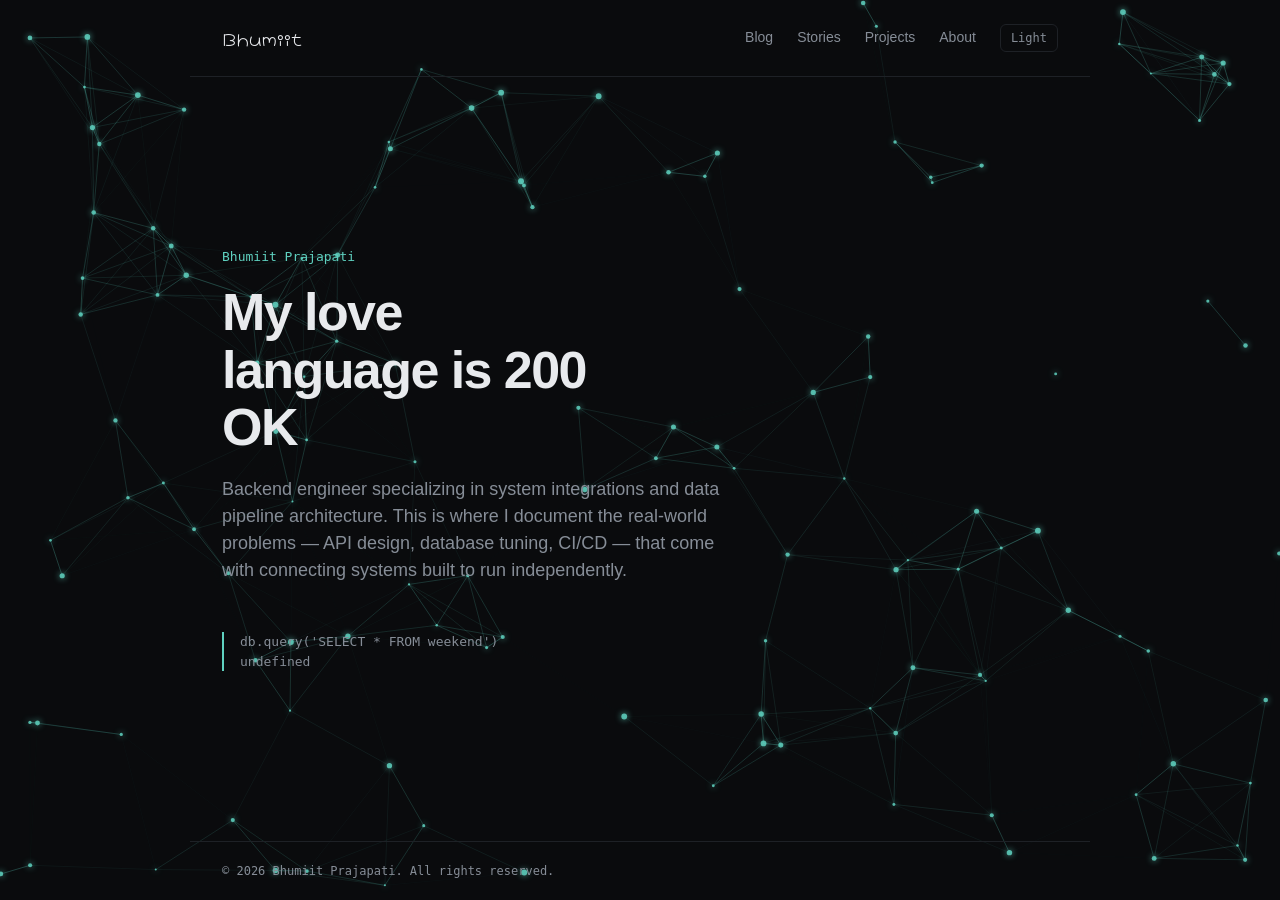
<file: index.html>
<!DOCTYPE html>
<html lang="en">

<head>
  <meta charset="UTF-8">
  <meta name="viewport" content="width=device-width, initial-scale=1.0">
  <title>Bhumiit Prajapati</title>
  <link rel="stylesheet" href="css/main.css">
  <script src="css/main.css"></script>
</head>

<body data-theme="dark" class="no-scroll">

  <canvas id="bg-canvas"></canvas>

  <div id="site-header"></div>

  <main>
    <div class="eyebrow">Bhumiit Prajapati</div>
    <h1>My love language is 200 OK</h1>
    <p class="tagline">
     Backend engineer specializing in system integrations and data pipeline architecture. This is where I document the real-world problems — API design, database tuning, CI/CD — that come with connecting systems built to run independently.
    </p>
    <!-- <p class="quote">Replace this with a line that actually sounds like you.</p> -->
    <p class="quote"><span id="code-typed"></span><span class="code-cursor" id="code-cursor"></span><span
        class="code-success" id="code-success">undefined</span></p>
    <template id="code-source">db.query(<span class="str">'SELECT * FROM weekend'</span>)<span class="com"> </span>
    </template>
  </main>

  <div id="site-footer"></div>

  <script src="js/components.js"></script>
  <script src="js/theme.js"></script>
  <script src="js/particles.js"></script>
  <script src="js/typewriter.js"></script>
</body>

</html>
</file>
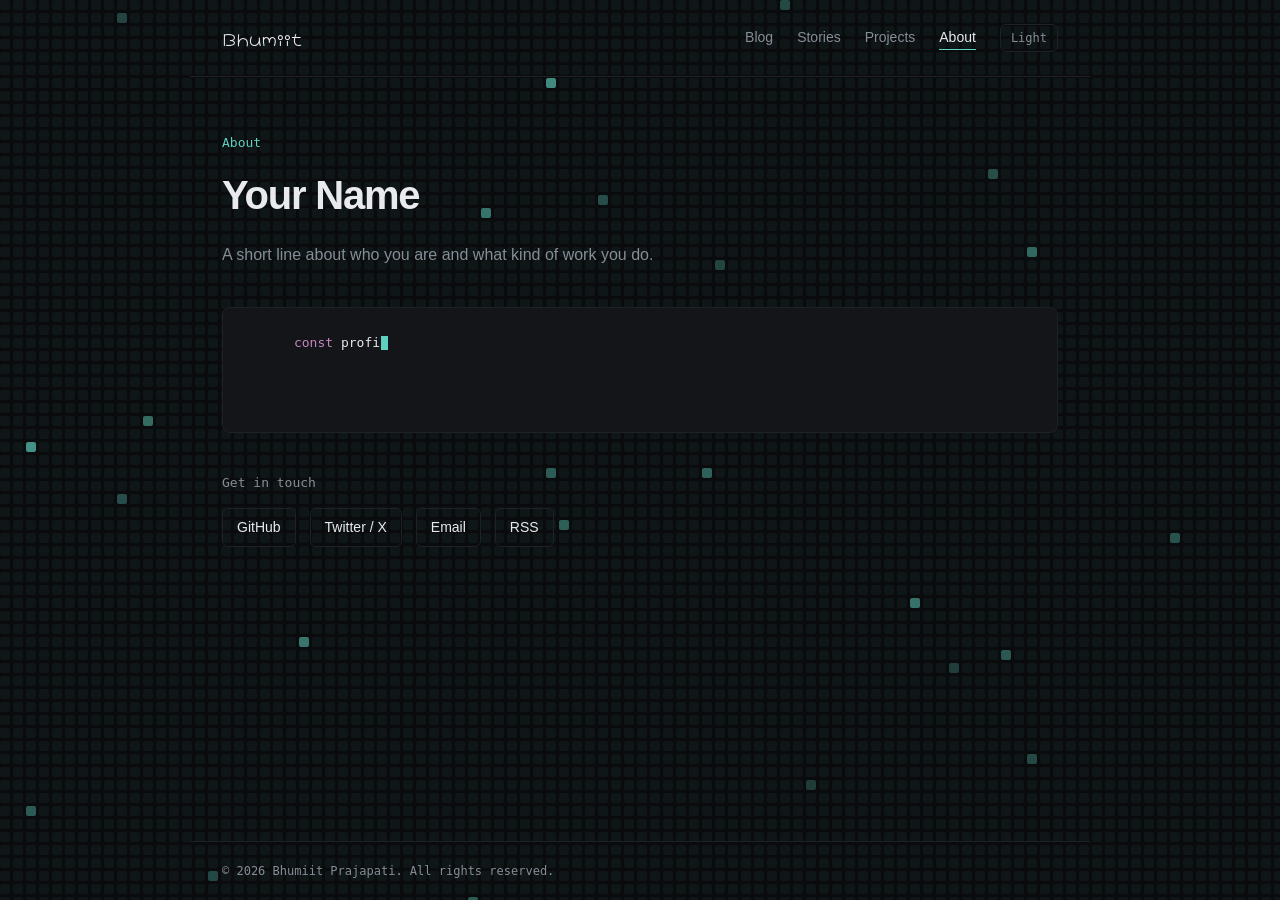
<file: about.html>
<!DOCTYPE html>
<html lang="en">

<head>
  <meta charset="UTF-8">
  <meta name="viewport" content="width=device-width, initial-scale=1.0">
  <title>About — Your Name</title>
  <link rel="stylesheet" href="css/main.css">
  <link rel="stylesheet" href="css/about.css">
</head>

<body data-theme="dark">

  <canvas id="bg-canvas"></canvas>

  <div id="site-header"></div>

  <main>
    <div class="about-hero">
      <span class="page-eyebrow">About</span>
      <h1 class="about-name">Your Name</h1>
      <p class="about-role">
        A short line about who you are and what kind of work you do.
      </p>
    </div>

    <div class="code-block" id="code-block"><span id="code-typed"></span><span class="code-cursor"
        id="code-cursor"></span><span class="code-success" id="code-success">✔ Type-check complete. Profile
        exported.</span></div>
    <template id="code-source">
      <span class="kw">const</span> profile<span class="kw">:</span> Engineer <span class="kw">=</span> {

      <span class="com">// core stack</span>
      frontend: [<span class="str">'React'</span>, <span class="str">'TypeScript'</span>, <span
        class="str">'Next.js'</span>],

      <span class="com">// other tools</span>
      tooling: [<span class="str">'Tailwind'</span>, <span class="str">'Figma'</span>],

      status: <span class="str">'Open to collaborate'</span>,
      };</template>

    <div class="contact-title">Get in touch</div>
    <div class="contact-links">
      <a href="#">GitHub</a>
      <a href="#">Twitter / X</a>
      <a href="#">Email</a>
      <a href="#">RSS</a>
    </div>
  </main>

  <div id="site-footer"></div>

  <script src="js/components.js"></script>
  <script src="js/theme.js"></script>
  <script src="js/grid-bg.js"></script>
  <script src="js/typewriter.js"></script>
</body>

</html>
</file>
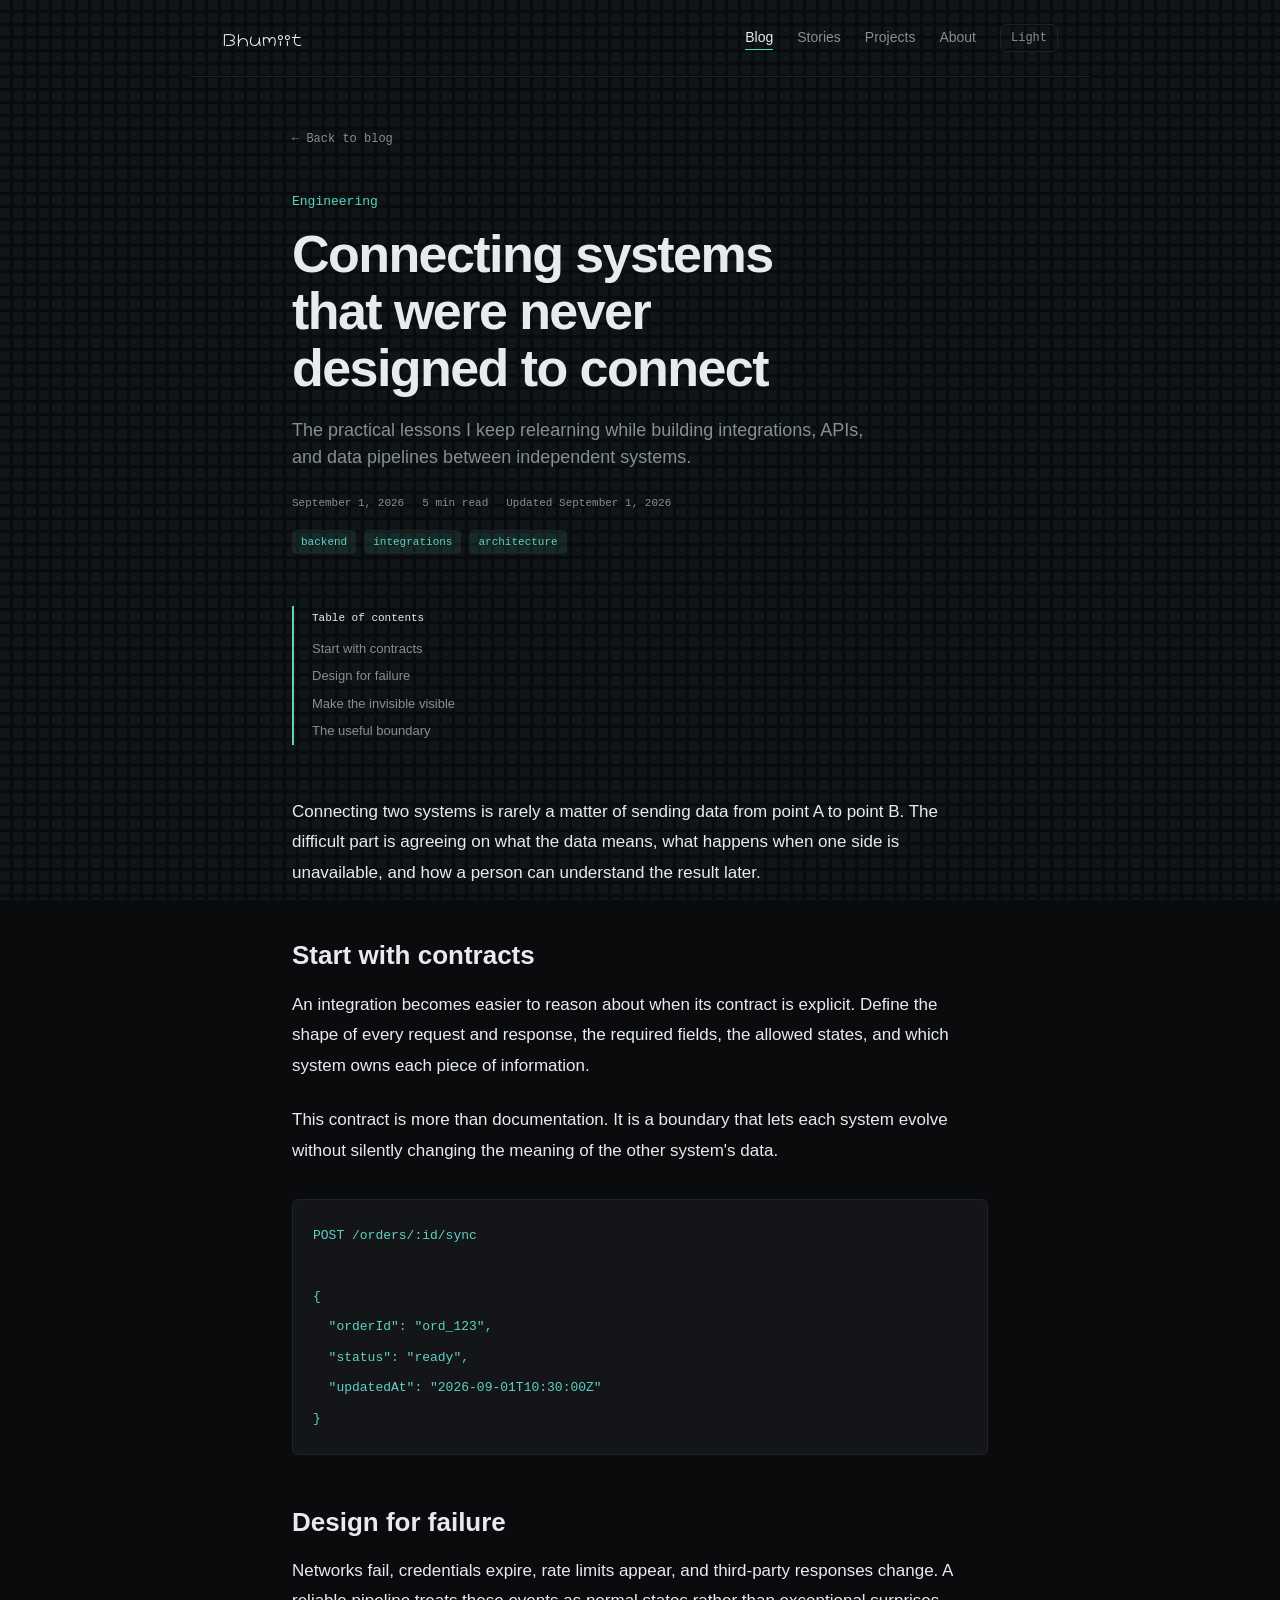
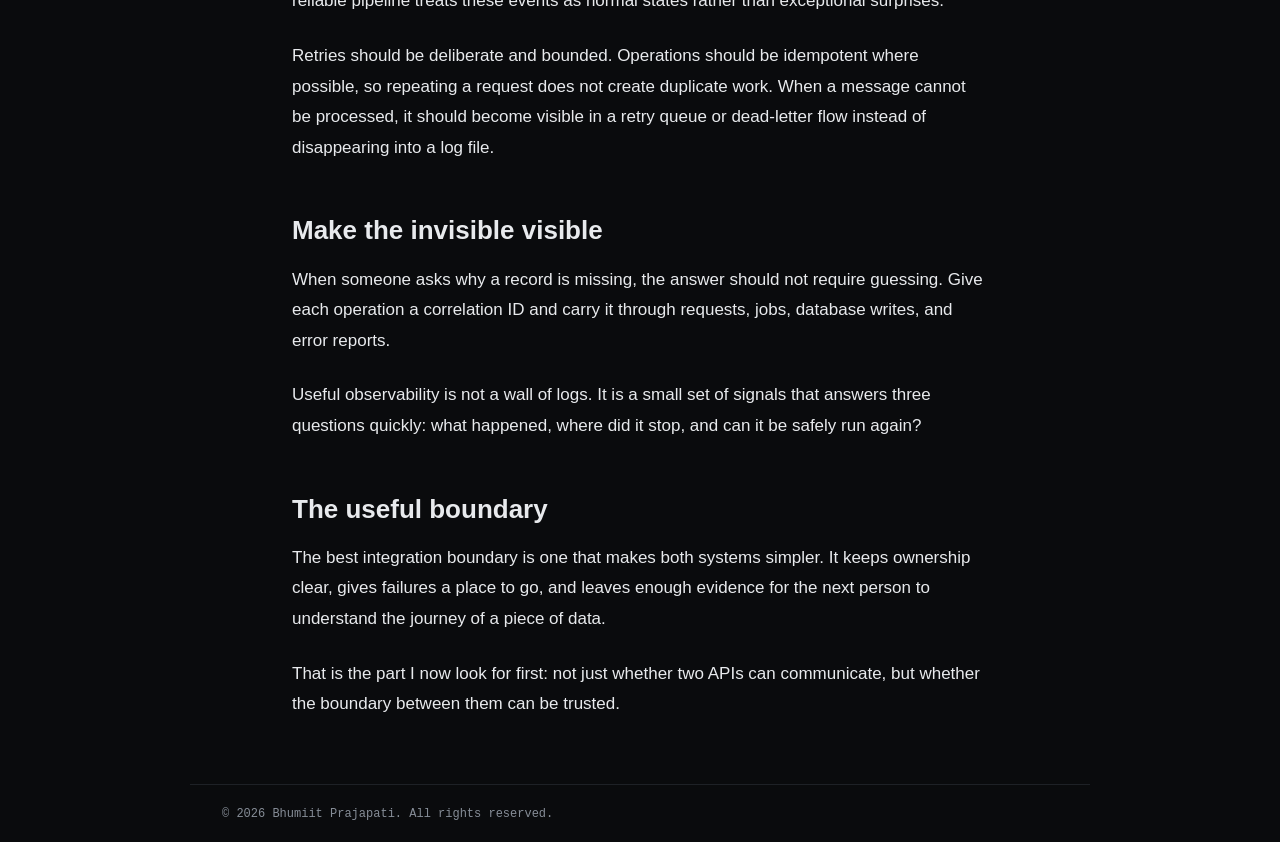
<file: blog-systems-that-connect.html>
<!DOCTYPE html>
<html lang="en">
<head>
  <meta charset="UTF-8">
  <meta name="viewport" content="width=device-width, initial-scale=1.0">
  <title>Connecting systems that were never designed to connect — Bhumiit</title>
  <link rel="stylesheet" href="css/main.css">
  <link rel="stylesheet" href="css/article.css">
</head>
<body data-theme="dark">
  <canvas id="bg-canvas"></canvas>

  <div id="site-header"></div>

  <main class="article-page">
    <a class="article-back" href="blog.html">&larr; Back to blog</a>

    <article>
      <div class="article-header">
        <div class="page-eyebrow">Engineering</div>
        <h1>Connecting systems that were never designed to connect</h1>
        <p class="article-intro">The practical lessons I keep relearning while building integrations, APIs, and data pipelines between independent systems.</p>
        <div class="article-meta">
          <span>September 1, 2026</span>
          <span>5 min read</span>
          <span>Updated September 1, 2026</span>
        </div>
        <div class="article-tags">
          <span class="tag">backend</span>
          <span class="tag">integrations</span>
          <span class="tag">architecture</span>
        </div>
      </div>

      <aside class="article-toc" aria-label="Table of contents">
        <span>Table of contents</span>
        <a href="#contracts">Start with contracts</a>
        <a href="#failures">Design for failure</a>
        <a href="#observability">Make the invisible visible</a>
        <a href="#conclusion">The useful boundary</a>
      </aside>

      <div class="article-content">
        <p>Connecting two systems is rarely a matter of sending data from point A to point B. The difficult part is agreeing on what the data means, what happens when one side is unavailable, and how a person can understand the result later.</p>

        <h2 id="contracts">Start with contracts</h2>
        <p>An integration becomes easier to reason about when its contract is explicit. Define the shape of every request and response, the required fields, the allowed states, and which system owns each piece of information.</p>
        <p>This contract is more than documentation. It is a boundary that lets each system evolve without silently changing the meaning of the other system's data.</p>

        <pre><code>POST /orders/:id/sync

{
  "orderId": "ord_123",
  "status": "ready",
  "updatedAt": "2026-09-01T10:30:00Z"
}</code></pre>

        <h2 id="failures">Design for failure</h2>
        <p>Networks fail, credentials expire, rate limits appear, and third-party responses change. A reliable pipeline treats these events as normal states rather than exceptional surprises.</p>
        <p>Retries should be deliberate and bounded. Operations should be idempotent where possible, so repeating a request does not create duplicate work. When a message cannot be processed, it should become visible in a retry queue or dead-letter flow instead of disappearing into a log file.</p>

        <h2 id="observability">Make the invisible visible</h2>
        <p>When someone asks why a record is missing, the answer should not require guessing. Give each operation a correlation ID and carry it through requests, jobs, database writes, and error reports.</p>
        <p>Useful observability is not a wall of logs. It is a small set of signals that answers three questions quickly: what happened, where did it stop, and can it be safely run again?</p>

        <h2 id="conclusion">The useful boundary</h2>
        <p>The best integration boundary is one that makes both systems simpler. It keeps ownership clear, gives failures a place to go, and leaves enough evidence for the next person to understand the journey of a piece of data.</p>
        <p>That is the part I now look for first: not just whether two APIs can communicate, but whether the boundary between them can be trusted.</p>
      </div>
    </article>
  </main>

  <div id="site-footer"></div>

  <script src="js/components.js"></script>
  <script src="js/theme.js"></script>
  <script src="js/grid-bg.js"></script>
</body>
</html>
</file>
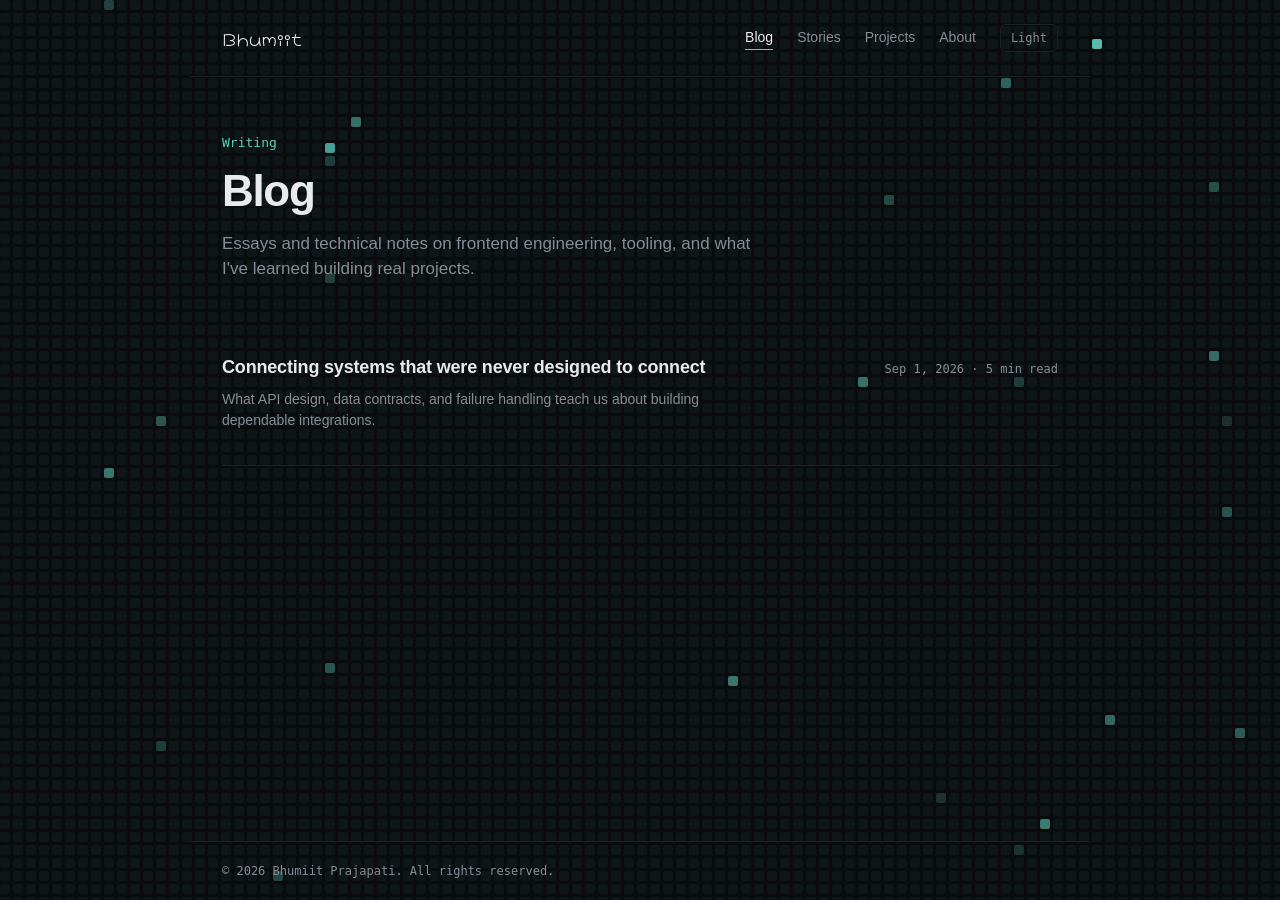
<file: blog.html>
<!DOCTYPE html>
<html lang="en">
<head>
<meta charset="UTF-8">
<meta name="viewport" content="width=device-width, initial-scale=1.0">
<title>Blog — Your Name</title>
<link rel="stylesheet" href="css/main.css">
</head>
<body data-theme="dark">

<canvas id="bg-canvas"></canvas>

<div id="site-header"></div>

<main>
  <div class="page-eyebrow">Writing</div>
  <h1 class="page-title">Blog</h1>
  <p class="page-subtitle">
    Essays and technical notes on frontend engineering, tooling, and
    what I've learned building real projects.
  </p>

  <div class="card-list">
    <a href="blog-systems-that-connect.html" class="card">
      <div class="card-top">
        <span class="card-title">Connecting systems that were never designed to connect</span>
        <span class="card-meta">Sep 1, 2026 · 5 min read</span>
      </div>
      <p class="card-desc">
        What API design, data contracts, and failure handling teach us about building dependable integrations.
      </p>
    </a>
    <!-- <a href="#" class="card">
      <div class="card-top">
        <span class="card-title">Another post title</span>
        <span class="card-meta">Aug 14, 2026 · 4 min read</span>
      </div>
      <p class="card-desc">
        Short description of the second post — keep it to a sentence
        or two, focused on the actual takeaway.
      </p>
    </a>
    <a href="#" class="card">
      <div class="card-top">
        <span class="card-title">A third post, for good measure</span>
        <span class="card-meta">Jul 30, 2026 · 3 min read</span>
      </div>
      <p class="card-desc">
        Another placeholder summary — swap these out with your real
        posts whenever you're ready.
      </p>
    </a> -->
  </div>
</main>

<div id="site-footer"></div>

<script src="js/components.js"></script>
<script src="js/theme.js"></script>
<script src="js/grid-bg.js"></script>
</body>
</html>
</file>
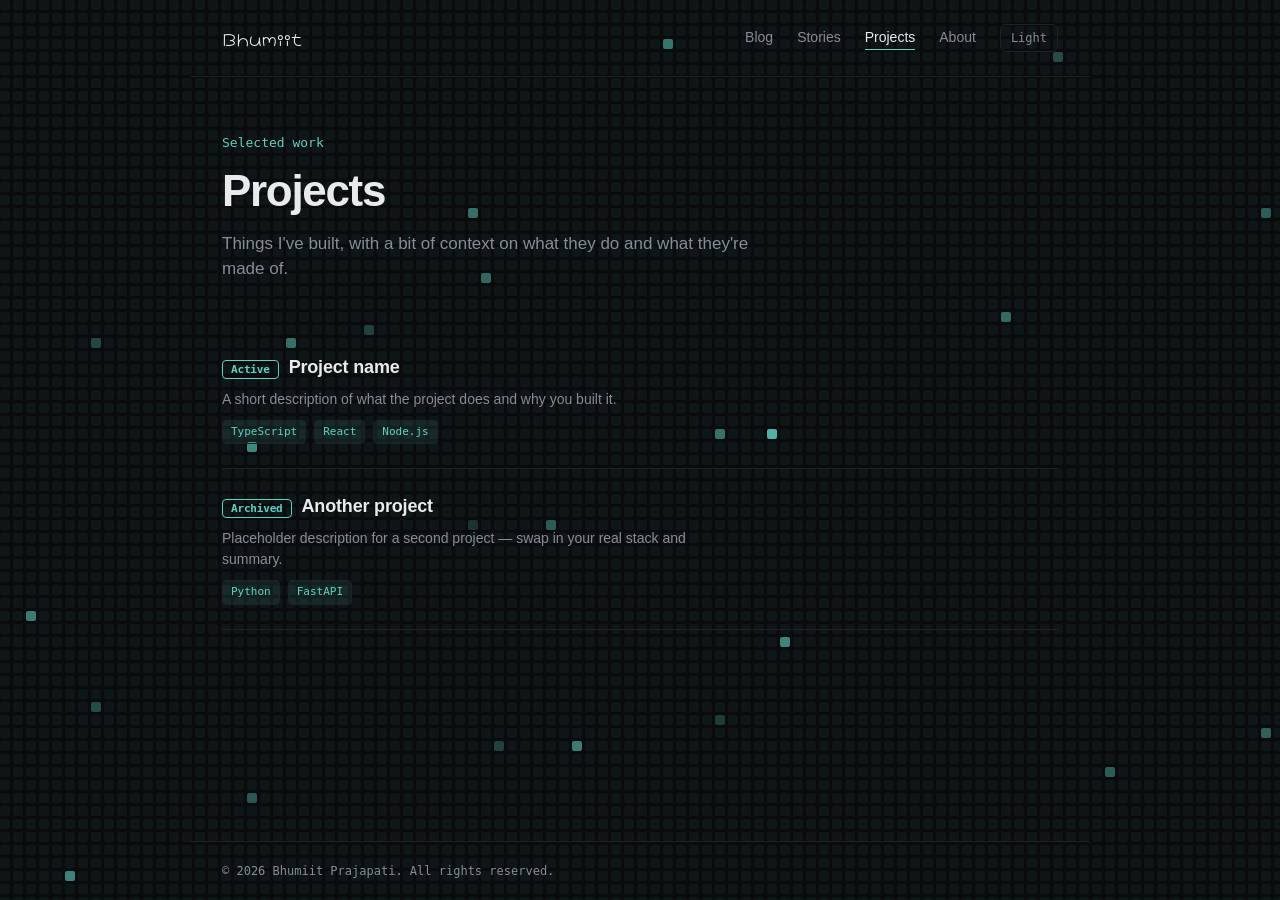
<file: projects.html>
<!DOCTYPE html>
<html lang="en">
<head>
<meta charset="UTF-8">
<meta name="viewport" content="width=device-width, initial-scale=1.0">
<title>Projects — Your Name</title>
<link rel="stylesheet" href="css/main.css">
</head>
<body data-theme="dark">

<canvas id="bg-canvas"></canvas>

<div id="site-header"></div>

<main>
  <div class="page-eyebrow">Selected work</div>
  <h1 class="page-title">Projects</h1>
  <p class="page-subtitle">
    Things I've built, with a bit of context on what they do and
    what they're made of.
  </p>

  <div class="card-list">
    <a href="#" class="card">
      <div class="card-top">
        <span class="card-title"><span class="status-badge">Active</span>Project name</span>
        <span class="card-meta"></span>
      </div>
      <p class="card-desc">
        A short description of what the project does and why you
        built it.
      </p>
      <div class="card-tags">
        <span class="tag">TypeScript</span>
        <span class="tag">React</span>
        <span class="tag">Node.js</span>
      </div>
    </a>
    <a href="#" class="card">
      <div class="card-top">
        <span class="card-title"><span class="status-badge">Archived</span>Another project</span>
        <span class="card-meta"></span>
      </div>
      <p class="card-desc">
        Placeholder description for a second project — swap in your
        real stack and summary.
      </p>
      <div class="card-tags">
        <span class="tag">Python</span>
        <span class="tag">FastAPI</span>
      </div>
    </a>
  </div>
</main>

<div id="site-footer"></div>

<script src="js/components.js"></script>
<script src="js/theme.js"></script>
<script src="js/grid-bg.js"></script>
</body>
</html>
</file>
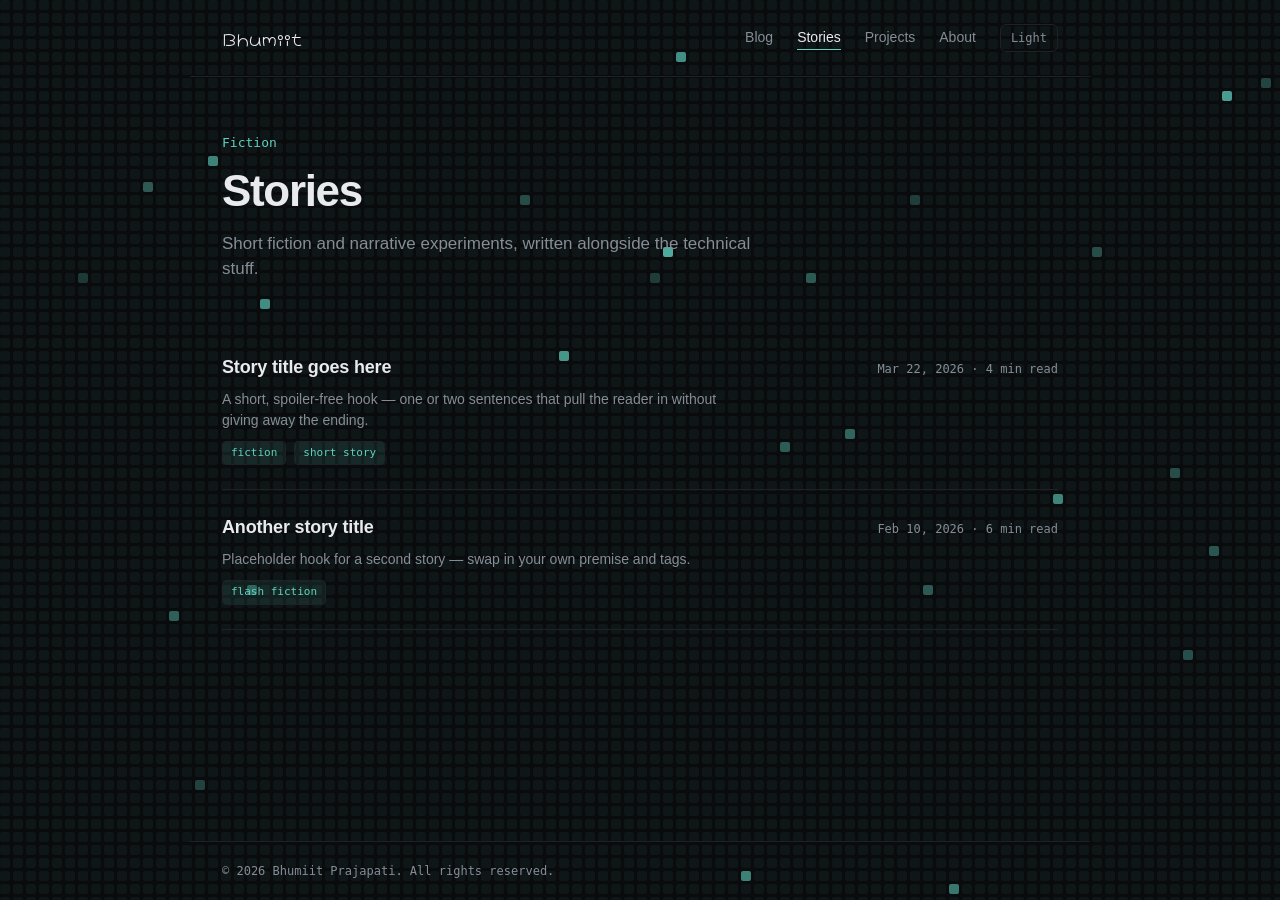
<file: stories.html>
<!DOCTYPE html>
<html lang="en">
<head>
<meta charset="UTF-8">
<meta name="viewport" content="width=device-width, initial-scale=1.0">
<title>Stories — Your Name</title>
<link rel="stylesheet" href="css/main.css">
</head>
<body data-theme="dark">

<canvas id="bg-canvas"></canvas>

<div id="site-header"></div>

<main>
  <div class="page-eyebrow">Fiction</div>
  <h1 class="page-title">Stories</h1>
  <p class="page-subtitle">
    Short fiction and narrative experiments, written alongside the
    technical stuff.
  </p>

  <div class="card-list">
    <a href="#" class="card">
      <div class="card-top">
        <span class="card-title">Story title goes here</span>
        <span class="card-meta">Mar 22, 2026 · 4 min read</span>
      </div>
      <p class="card-desc">
        A short, spoiler-free hook — one or two sentences that pull
        the reader in without giving away the ending.
      </p>
      <div class="card-tags">
        <span class="tag">fiction</span>
        <span class="tag">short story</span>
      </div>
    </a>
    <a href="#" class="card">
      <div class="card-top">
        <span class="card-title">Another story title</span>
        <span class="card-meta">Feb 10, 2026 · 6 min read</span>
      </div>
      <p class="card-desc">
        Placeholder hook for a second story — swap in your own
        premise and tags.
      </p>
      <div class="card-tags">
        <span class="tag">flash fiction</span>
      </div>
    </a>
  </div>
</main>

<div id="site-footer"></div>

<script src="js/components.js"></script>
<script src="js/theme.js"></script>
<script src="js/grid-bg.js"></script>
</body>
</html>
</file>
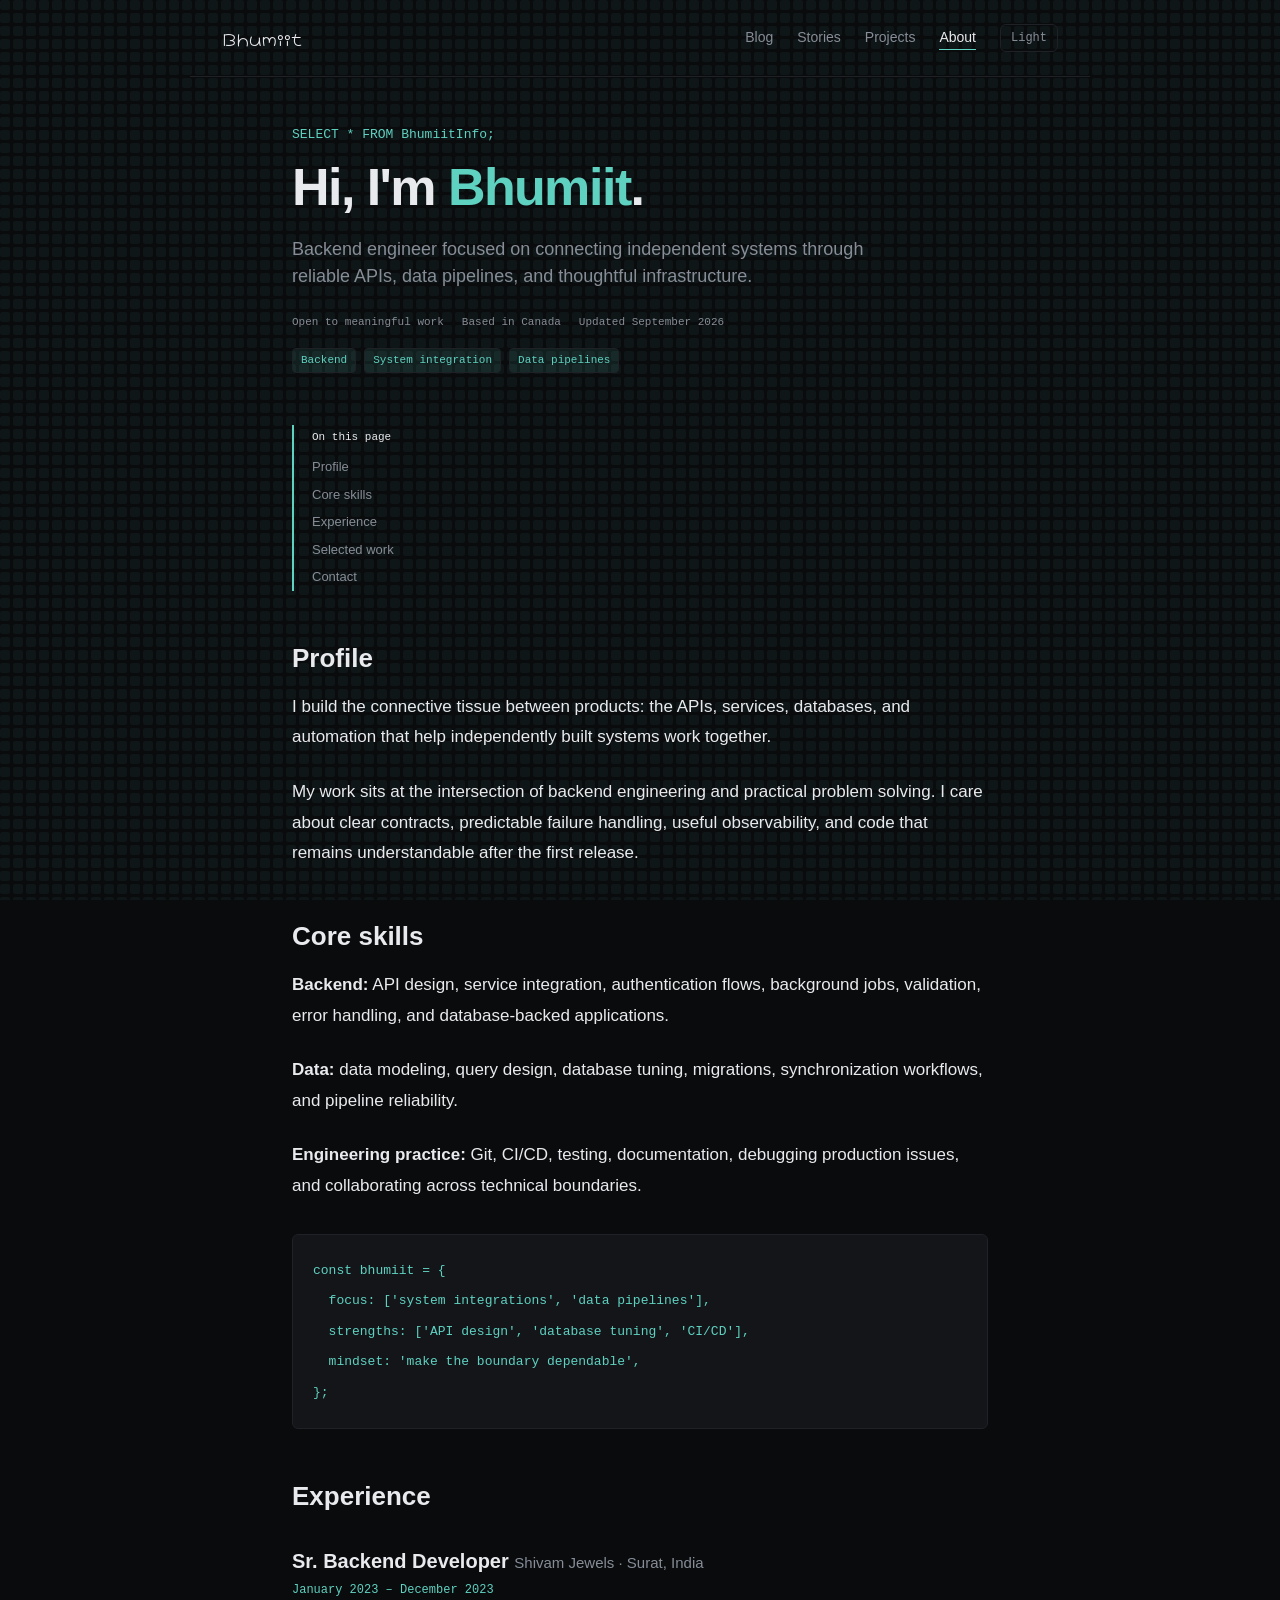
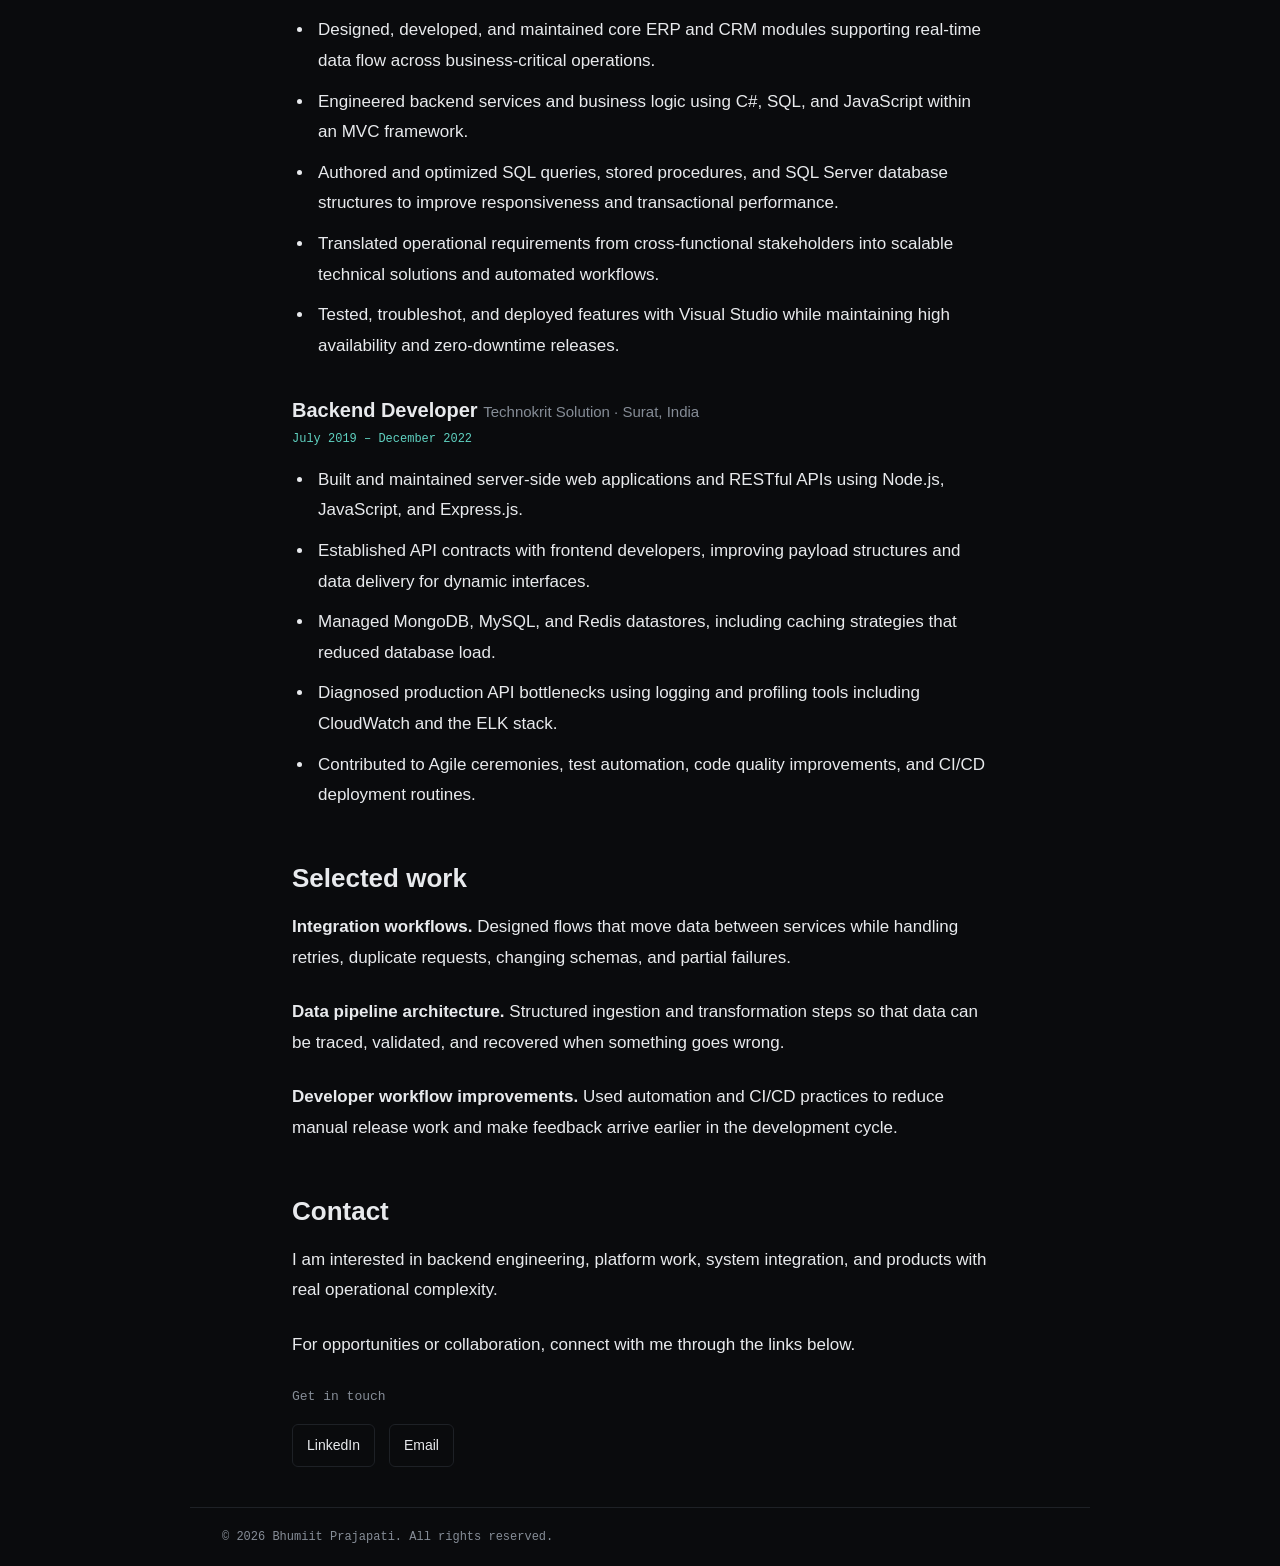
<file: view/about.html>
<!DOCTYPE html>
<html lang="en">

<head>
  <meta charset="UTF-8">
  <meta name="viewport" content="width=device-width, initial-scale=1.0">
  <title>About — Bhumiit Prajapati</title>
  <link rel="stylesheet" href="../css/main.css">
  <link rel="stylesheet" href="../css/article.css">
  <link rel="stylesheet" href="../css/about.css">
</head>

<body data-theme="dark">

  <canvas id="bg-canvas"></canvas>

  <div id="site-header"></div>

  <main class="article-page resume-page">
    <article>
      <div class="article-header">
        <div class="page-eyebrow">SELECT * FROM BhumiitInfo;</div>
        <h1>Hi, I'm <span class="name-highlight" aria-label="Bhumiit"><span aria-hidden="true">B</span><span
              aria-hidden="true">h</span><span aria-hidden="true">u</span><span aria-hidden="true">m</span><span
              aria-hidden="true">i</span><span aria-hidden="true">i</span><span aria-hidden="true">t</span></span>.</h1>
        <p class="article-intro">Backend engineer focused on connecting independent systems through reliable APIs, data
          pipelines, and thoughtful infrastructure.</p>
        <div class="article-meta">
          <span>Open to meaningful work</span>
          <span>Based in Canada</span>
          <span>Updated September 2026</span>
        </div>
        <div class="article-tags">
          <span class="tag">Backend</span>
          <span class="tag">System integration</span>
          <span class="tag">Data pipelines</span>
        </div>
      </div>

      <aside class="article-toc" aria-label="Table of contents">
        <span>On this page</span>
        <a href="#profile">Profile</a>
        <a href="#skills">Core skills</a>
        <a href="#experience">Experience</a>
        <a href="#work">Selected work</a>
        <a href="#contact">Contact</a>
      </aside>

      <div class="article-content">
        <h2 id="profile">Profile</h2>
        <p>I build the connective tissue between products: the APIs, services, databases, and automation that help
          independently built systems work together.</p>
        <p>My work sits at the intersection of backend engineering and practical problem solving. I care about clear
          contracts, predictable failure handling, useful observability, and code that remains understandable after the
          first release.</p>

        <h2 id="skills">Core skills</h2>
        <p><strong>Backend:</strong> API design, service integration, authentication flows, background jobs, validation,
          error handling, and database-backed applications.</p>
        <p><strong>Data:</strong> data modeling, query design, database tuning, migrations, synchronization workflows,
          and pipeline reliability.</p>
        <p><strong>Engineering practice:</strong> Git, CI/CD, testing, documentation, debugging production issues, and
          collaborating across technical boundaries.</p>

        <pre><code>const bhumiit = {
  focus: ['system integrations', 'data pipelines'],
  strengths: ['API design', 'database tuning', 'CI/CD'],
  mindset: 'make the boundary dependable',
};</code></pre>

        <h2 id="experience">Experience</h2>
        <h3>Sr. Backend Developer <span class="resume-company">Shivam Jewels · Surat, India</span></h3>
        <p class="resume-dates">January 2023 – December 2023</p>
        <ul>
          <li>Designed, developed, and maintained core ERP and CRM modules supporting real-time data flow across
            business-critical operations.</li>
          <li>Engineered backend services and business logic using C#, SQL, and JavaScript within an MVC framework.</li>
          <li>Authored and optimized SQL queries, stored procedures, and SQL Server database structures to improve
            responsiveness and transactional performance.</li>
          <li>Translated operational requirements from cross-functional stakeholders into scalable technical solutions
            and automated workflows.</li>
          <li>Tested, troubleshot, and deployed features with Visual Studio while maintaining high availability and
            zero-downtime releases.</li>
        </ul>

        <h3>Backend Developer <span class="resume-company">Technokrit Solution · Surat, India</span></h3>
        <p class="resume-dates">July 2019 – December 2022</p>
        <ul>
          <li>Built and maintained server-side web applications and RESTful APIs using Node.js, JavaScript, and
            Express.js.</li>
          <li>Established API contracts with frontend developers, improving payload structures and data delivery for
            dynamic interfaces.</li>
          <li>Managed MongoDB, MySQL, and Redis datastores, including caching strategies that reduced database load.
          </li>
          <li>Diagnosed production API bottlenecks using logging and profiling tools including CloudWatch and the ELK
            stack.</li>
          <li>Contributed to Agile ceremonies, test automation, code quality improvements, and CI/CD deployment
            routines.</li>
        </ul>

        <h2 id="work">Selected work</h2>
        <p><strong>Integration workflows.</strong> Designed flows that move data between services while handling
          retries, duplicate requests, changing schemas, and partial failures.</p>
        <p><strong>Data pipeline architecture.</strong> Structured ingestion and transformation steps so that data can
          be traced, validated, and recovered when something goes wrong.</p>
        <p><strong>Developer workflow improvements.</strong> Used automation and CI/CD practices to reduce manual
          release work and make feedback arrive earlier in the development cycle.</p>

        <h2 id="contact">Contact</h2>
        <p>I am interested in backend engineering, platform work, system integration, and products with real operational
          complexity.</p>
        <p>For opportunities or collaboration, connect with me through the links below.</p>
        <div class="contact-title">Get in touch</div>
        <div class="contact-links">
          <a href="https://www.linkedin.com/in/bhumit-prajapati-43a239247/" target="_blank" rel="noopener">LinkedIn</a>
          <a href="mailto:bhumiitprajapati293@gmail.com?subject=Portfolio%20Inquiry"> Email</a>
          <!-- <a href="#">Twitter / X</a> -->
          <!-- <a href="#">RSS</a> -->
        </div>
        <!-- <p class="article-closing">That’s the short version of me. The longer one lives on in the systems I build, the problems I solve, and the projects I continue to explore. Since this is a living document, expect it to grow and change as I do.</p> -->
      </div>
    </article>
  </main>

  <div id="site-footer"></div>

  <script src="../js/components.js"></script>
  <script src="../js/theme.js"></script>
  <script src="../js/grid-bg.js"></script>
</body>

</html>
</file>
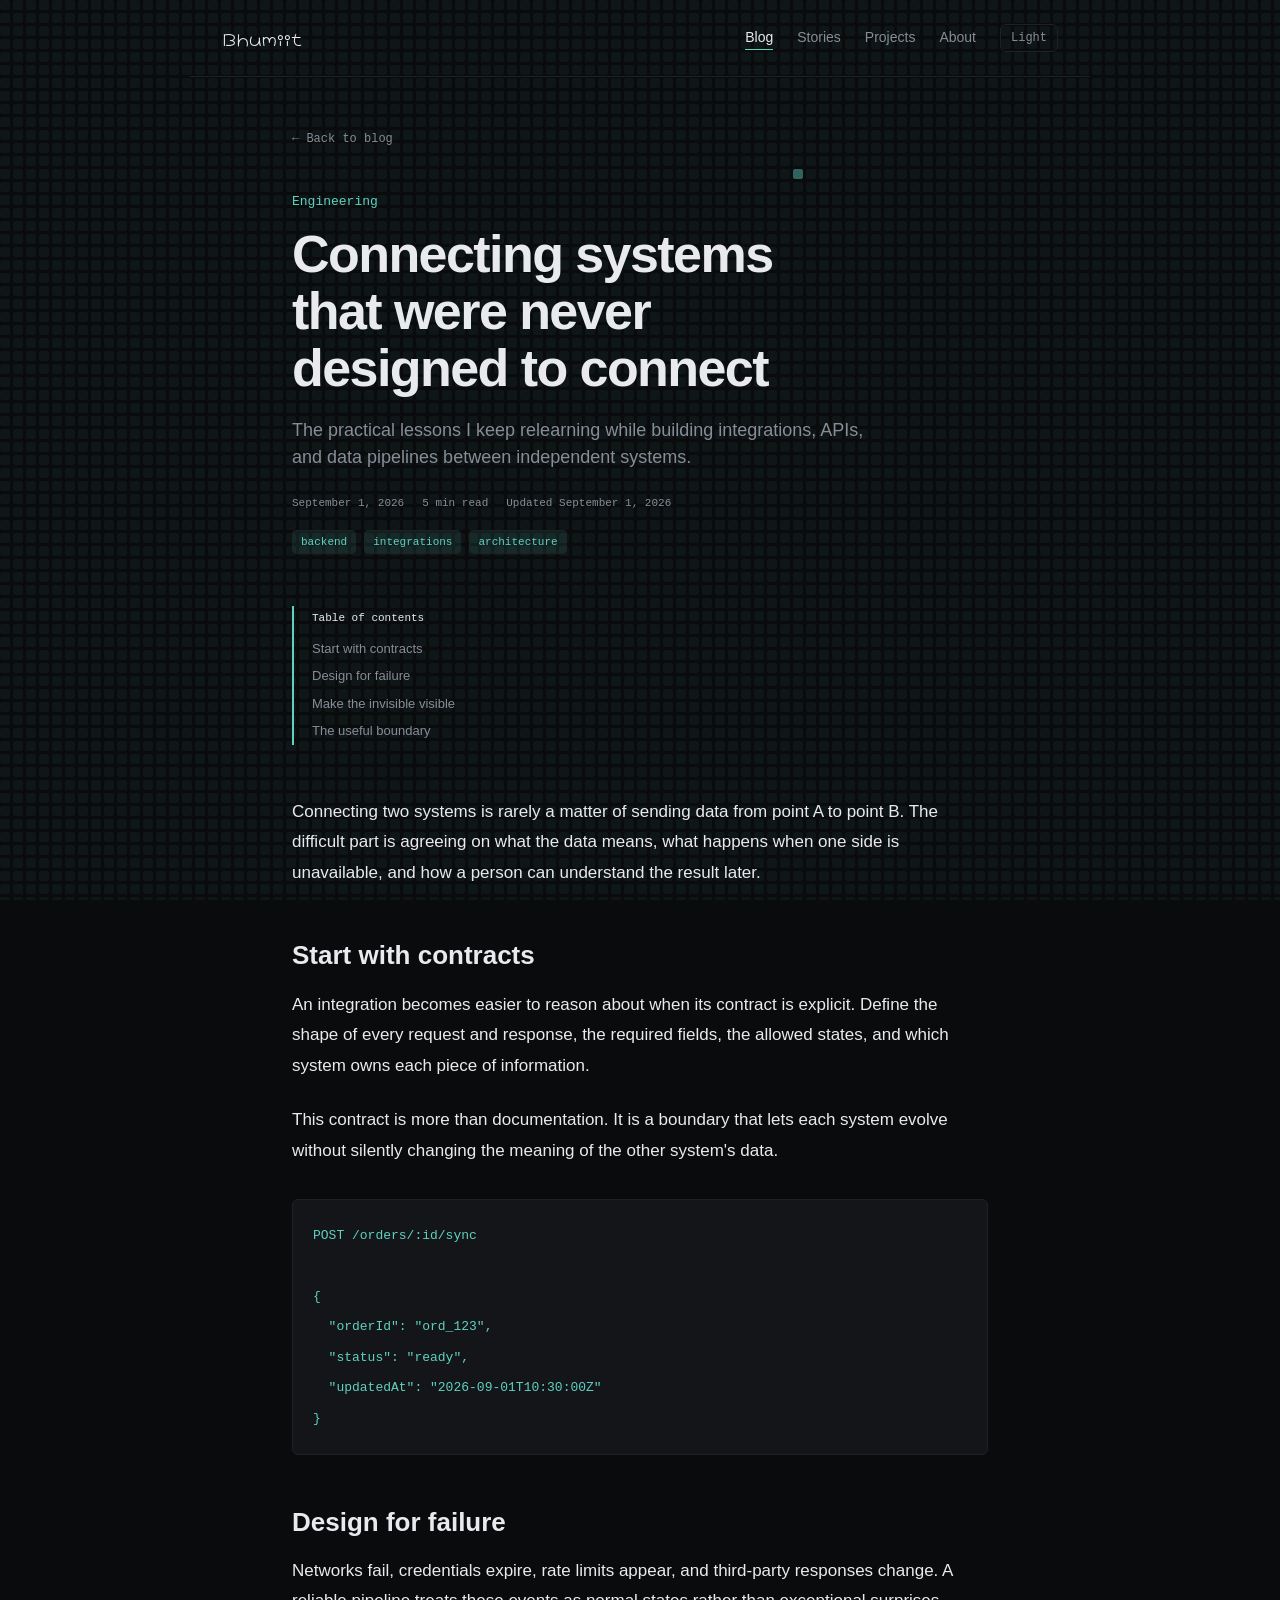
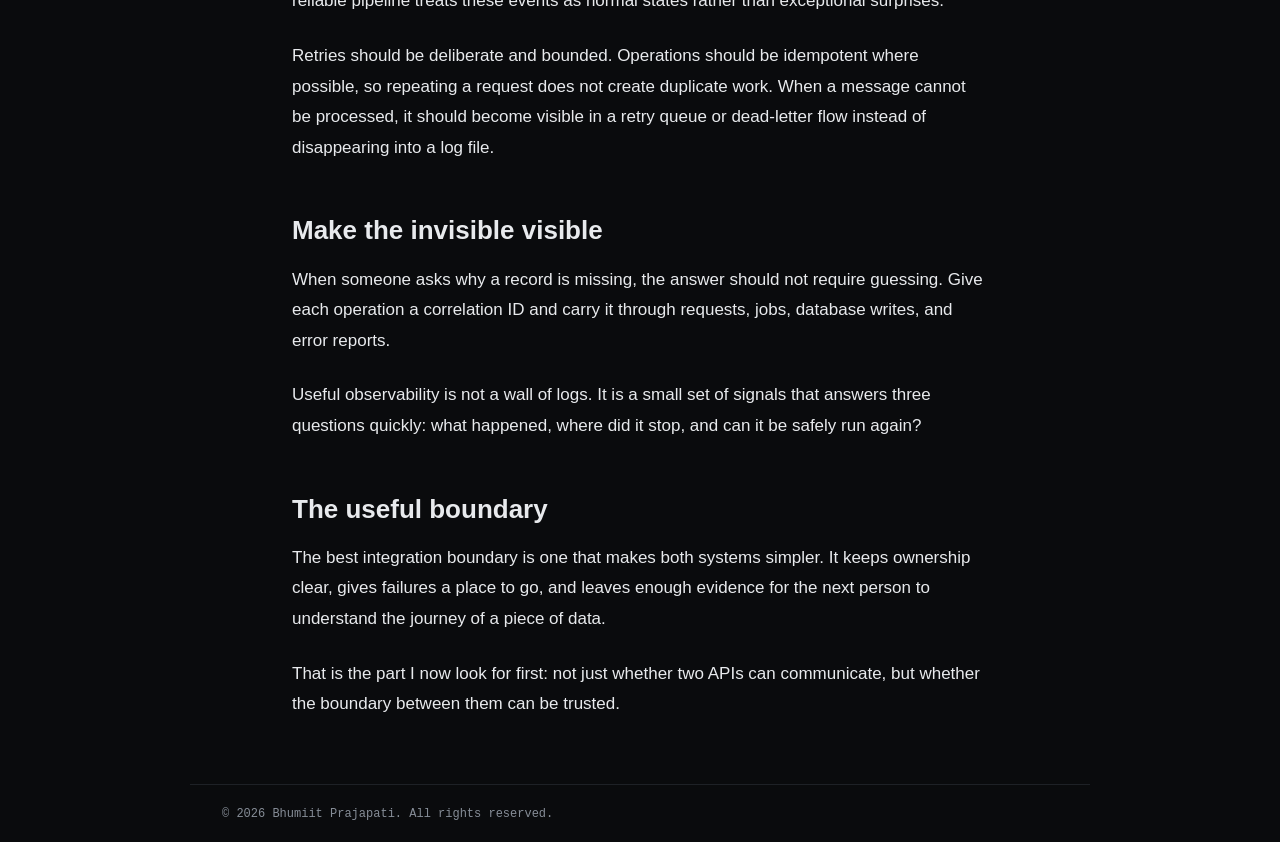
<file: view/blog-systems-that-connect.html>
<!DOCTYPE html>
<html lang="en">
<head>
  <meta charset="UTF-8">
  <meta name="viewport" content="width=device-width, initial-scale=1.0">
  <title>Connecting systems that were never designed to connect — Bhumiit</title>
  <link rel="stylesheet" href="../css/main.css">
  <link rel="stylesheet" href="../css/article.css">
</head>
<body data-theme="dark">
  <canvas id="bg-canvas"></canvas>

  <div id="site-header"></div>

  <main class="article-page">
    <a class="article-back" href="blog.html">&larr; Back to blog</a>

    <article>
      <div class="article-header">
        <div class="page-eyebrow">Engineering</div>
        <h1>Connecting systems that were never designed to connect</h1>
        <p class="article-intro">The practical lessons I keep relearning while building integrations, APIs, and data pipelines between independent systems.</p>
        <div class="article-meta">
          <span>September 1, 2026</span>
          <span>5 min read</span>
          <span>Updated September 1, 2026</span>
        </div>
        <div class="article-tags">
          <span class="tag">backend</span>
          <span class="tag">integrations</span>
          <span class="tag">architecture</span>
        </div>
      </div>

      <aside class="article-toc" aria-label="Table of contents">
        <span>Table of contents</span>
        <a href="#contracts">Start with contracts</a>
        <a href="#failures">Design for failure</a>
        <a href="#observability">Make the invisible visible</a>
        <a href="#conclusion">The useful boundary</a>
      </aside>

      <div class="article-content">
        <p>Connecting two systems is rarely a matter of sending data from point A to point B. The difficult part is agreeing on what the data means, what happens when one side is unavailable, and how a person can understand the result later.</p>

        <h2 id="contracts">Start with contracts</h2>
        <p>An integration becomes easier to reason about when its contract is explicit. Define the shape of every request and response, the required fields, the allowed states, and which system owns each piece of information.</p>
        <p>This contract is more than documentation. It is a boundary that lets each system evolve without silently changing the meaning of the other system's data.</p>

        <pre><code>POST /orders/:id/sync

{
  "orderId": "ord_123",
  "status": "ready",
  "updatedAt": "2026-09-01T10:30:00Z"
}</code></pre>

        <h2 id="failures">Design for failure</h2>
        <p>Networks fail, credentials expire, rate limits appear, and third-party responses change. A reliable pipeline treats these events as normal states rather than exceptional surprises.</p>
        <p>Retries should be deliberate and bounded. Operations should be idempotent where possible, so repeating a request does not create duplicate work. When a message cannot be processed, it should become visible in a retry queue or dead-letter flow instead of disappearing into a log file.</p>

        <h2 id="observability">Make the invisible visible</h2>
        <p>When someone asks why a record is missing, the answer should not require guessing. Give each operation a correlation ID and carry it through requests, jobs, database writes, and error reports.</p>
        <p>Useful observability is not a wall of logs. It is a small set of signals that answers three questions quickly: what happened, where did it stop, and can it be safely run again?</p>

        <h2 id="conclusion">The useful boundary</h2>
        <p>The best integration boundary is one that makes both systems simpler. It keeps ownership clear, gives failures a place to go, and leaves enough evidence for the next person to understand the journey of a piece of data.</p>
        <p>That is the part I now look for first: not just whether two APIs can communicate, but whether the boundary between them can be trusted.</p>
      </div>
    </article>
  </main>

  <div id="site-footer"></div>

  <script src="../js/components.js"></script>
  <script src="../js/theme.js"></script>
  <script src="../js/grid-bg.js"></script>
</body>
</html>
</file>
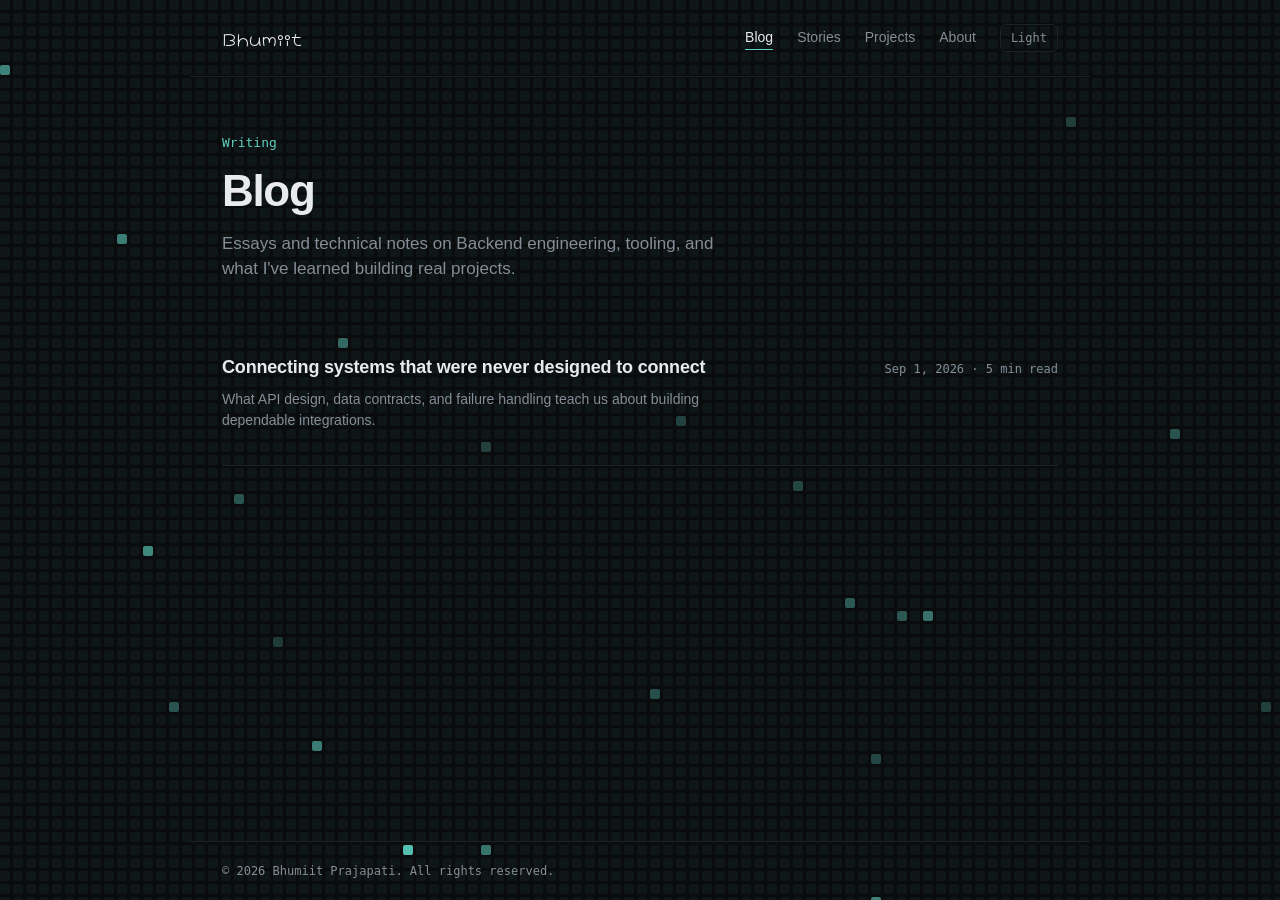
<file: view/blog.html>
<!DOCTYPE html>
<html lang="en">
<head>
<meta charset="UTF-8">
<meta name="viewport" content="width=device-width, initial-scale=1.0">
<title>Blog — Bhumiit Prajapati</title>
<link rel="stylesheet" href="../css/main.css">
</head>
<body data-theme="dark">

<canvas id="bg-canvas"></canvas>

<div id="site-header"></div>

<main>
  <div class="page-eyebrow">Writing</div>
  <h1 class="page-title">Blog</h1>
  <p class="page-subtitle">
    Essays and technical notes on Backend engineering, tooling, and
    what I've learned building real projects.
  </p>

  <div class="card-list">
    <a href="blog-systems-that-connect.html" class="card">
      <div class="card-top">
        <span class="card-title">Connecting systems that were never designed to connect</span>
        <span class="card-meta">Sep 1, 2026 · 5 min read</span>
      </div>
      <p class="card-desc">
        What API design, data contracts, and failure handling teach us about building dependable integrations.
      </p>
    </a>
    <!-- <a href="#" class="card">
      <div class="card-top">
        <span class="card-title">Another post title</span>
        <span class="card-meta">Aug 14, 2026 · 4 min read</span>
      </div>
      <p class="card-desc">
        Short description of the second post — keep it to a sentence
        or two, focused on the actual takeaway.
      </p>
    </a>
    <a href="#" class="card">
      <div class="card-top">
        <span class="card-title">A third post, for good measure</span>
        <span class="card-meta">Jul 30, 2026 · 3 min read</span>
      </div>
      <p class="card-desc">
        Another placeholder summary — swap these out with your real
        posts whenever you're ready.
      </p>
    </a> -->
  </div>
</main>

<div id="site-footer"></div>

<script src="../js/components.js"></script>
<script src="../js/theme.js"></script>
<script src="../js/grid-bg.js"></script>
</body>
</html>
</file>
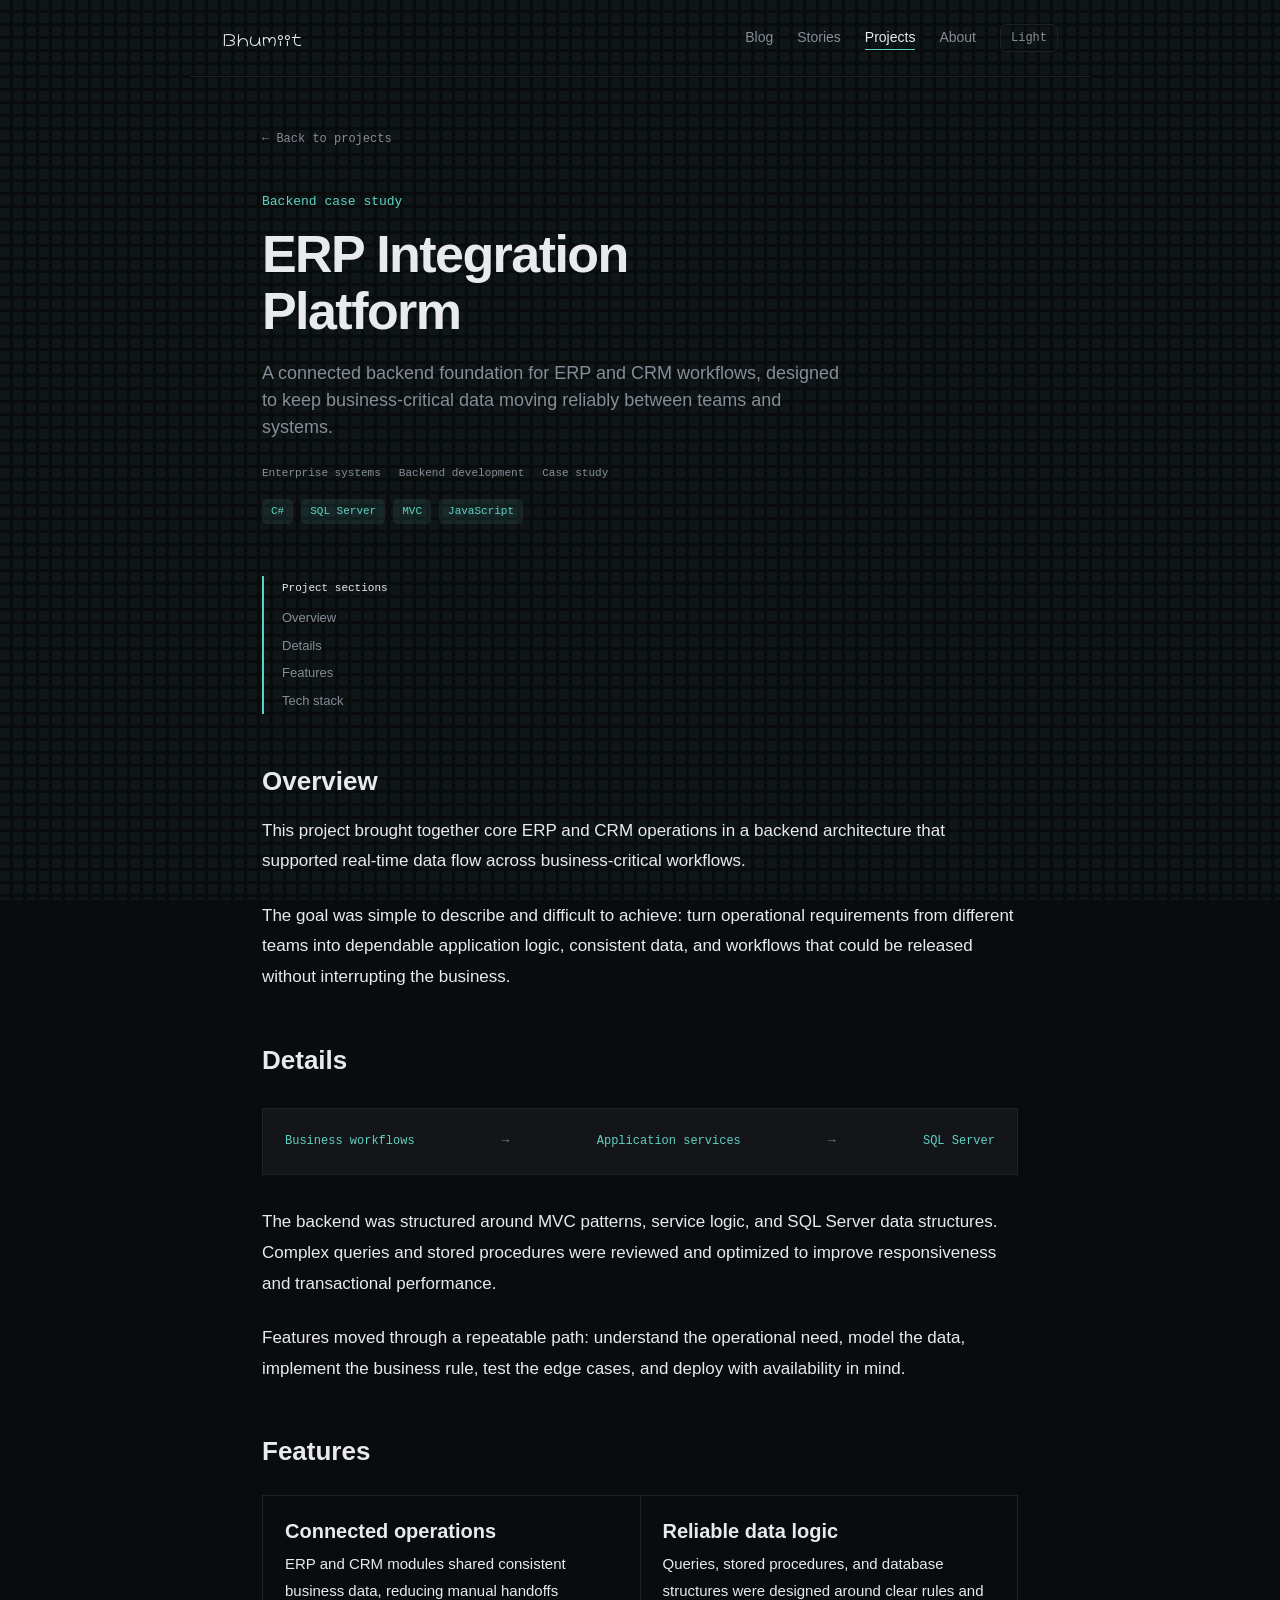
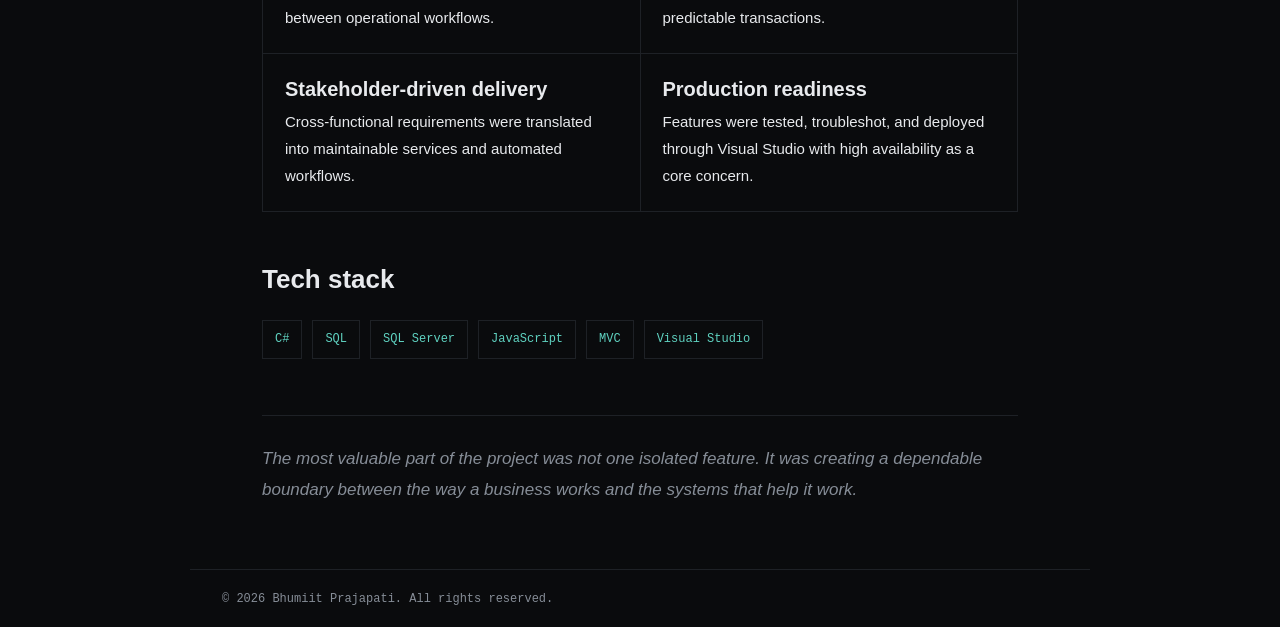
<file: view/project-erp-integration.html>
<!DOCTYPE html>
<html lang="en">
<head>
  <meta charset="UTF-8">
  <meta name="viewport" content="width=device-width, initial-scale=1.0">
  <title>ERP Integration Platform — Bhumiit</title>
  <link rel="stylesheet" href="../css/main.css">
  <link rel="stylesheet" href="../css/article.css">
  <link rel="stylesheet" href="../css/project.css">
</head>
<body data-theme="dark">
  <canvas id="bg-canvas"></canvas>

  <div id="site-header"></div>

  <main class="article-page project-page">
    <a class="article-back" href="projects.html">&larr; Back to projects</a>

    <article>
      <div class="article-header">
        <div class="page-eyebrow">Backend case study</div>
        <h1>ERP Integration Platform</h1>
        <p class="article-intro">A connected backend foundation for ERP and CRM workflows, designed to keep business-critical data moving reliably between teams and systems.</p>
        <div class="article-meta">
          <span>Enterprise systems</span>
          <span>Backend development</span>
          <span>Case study</span>
        </div>
        <div class="article-tags">
          <span class="tag">C#</span>
          <span class="tag">SQL Server</span>
          <span class="tag">MVC</span>
          <span class="tag">JavaScript</span>
        </div>
      </div>

      <aside class="article-toc" aria-label="Project sections">
        <span>Project sections</span>
        <a href="#overview">Overview</a>
        <a href="#details">Details</a>
        <a href="#features">Features</a>
        <a href="#stack">Tech stack</a>
      </aside>

      <div class="article-content">
        <h2 id="overview">Overview</h2>
        <p>This project brought together core ERP and CRM operations in a backend architecture that supported real-time data flow across business-critical workflows.</p>
        <p>The goal was simple to describe and difficult to achieve: turn operational requirements from different teams into dependable application logic, consistent data, and workflows that could be released without interrupting the business.</p>

        <h2 id="details">Details</h2>
        <div class="project-diagram" aria-label="Integration flow diagram">
          <span>Business workflows</span>
          <b>&rarr;</b>
          <span>Application services</span>
          <b>&rarr;</b>
          <span>SQL Server</span>
        </div>
        <p>The backend was structured around MVC patterns, service logic, and SQL Server data structures. Complex queries and stored procedures were reviewed and optimized to improve responsiveness and transactional performance.</p>
        <p>Features moved through a repeatable path: understand the operational need, model the data, implement the business rule, test the edge cases, and deploy with availability in mind.</p>

        <h2 id="features">Features</h2>
        <div class="project-features">
          <section>
            <h3>Connected operations</h3>
            <p>ERP and CRM modules shared consistent business data, reducing manual handoffs between operational workflows.</p>
          </section>
          <section>
            <h3>Reliable data logic</h3>
            <p>Queries, stored procedures, and database structures were designed around clear rules and predictable transactions.</p>
          </section>
          <section>
            <h3>Stakeholder-driven delivery</h3>
            <p>Cross-functional requirements were translated into maintainable services and automated workflows.</p>
          </section>
          <section>
            <h3>Production readiness</h3>
            <p>Features were tested, troubleshot, and deployed through Visual Studio with high availability as a core concern.</p>
          </section>
        </div>

        <h2 id="stack">Tech stack</h2>
        <div class="project-stack">
          <span>C#</span>
          <span>SQL</span>
          <span>SQL Server</span>
          <span>JavaScript</span>
          <span>MVC</span>
          <span>Visual Studio</span>
        </div>

        <p class="article-closing">The most valuable part of the project was not one isolated feature. It was creating a dependable boundary between the way a business works and the systems that help it work.</p>
      </div>
    </article>
  </main>

  <div id="site-footer"></div>

  <script src="../js/components.js"></script>
  <script src="../js/theme.js"></script>
  <script src="../js/grid-bg.js"></script>
</body>
</html>
</file>
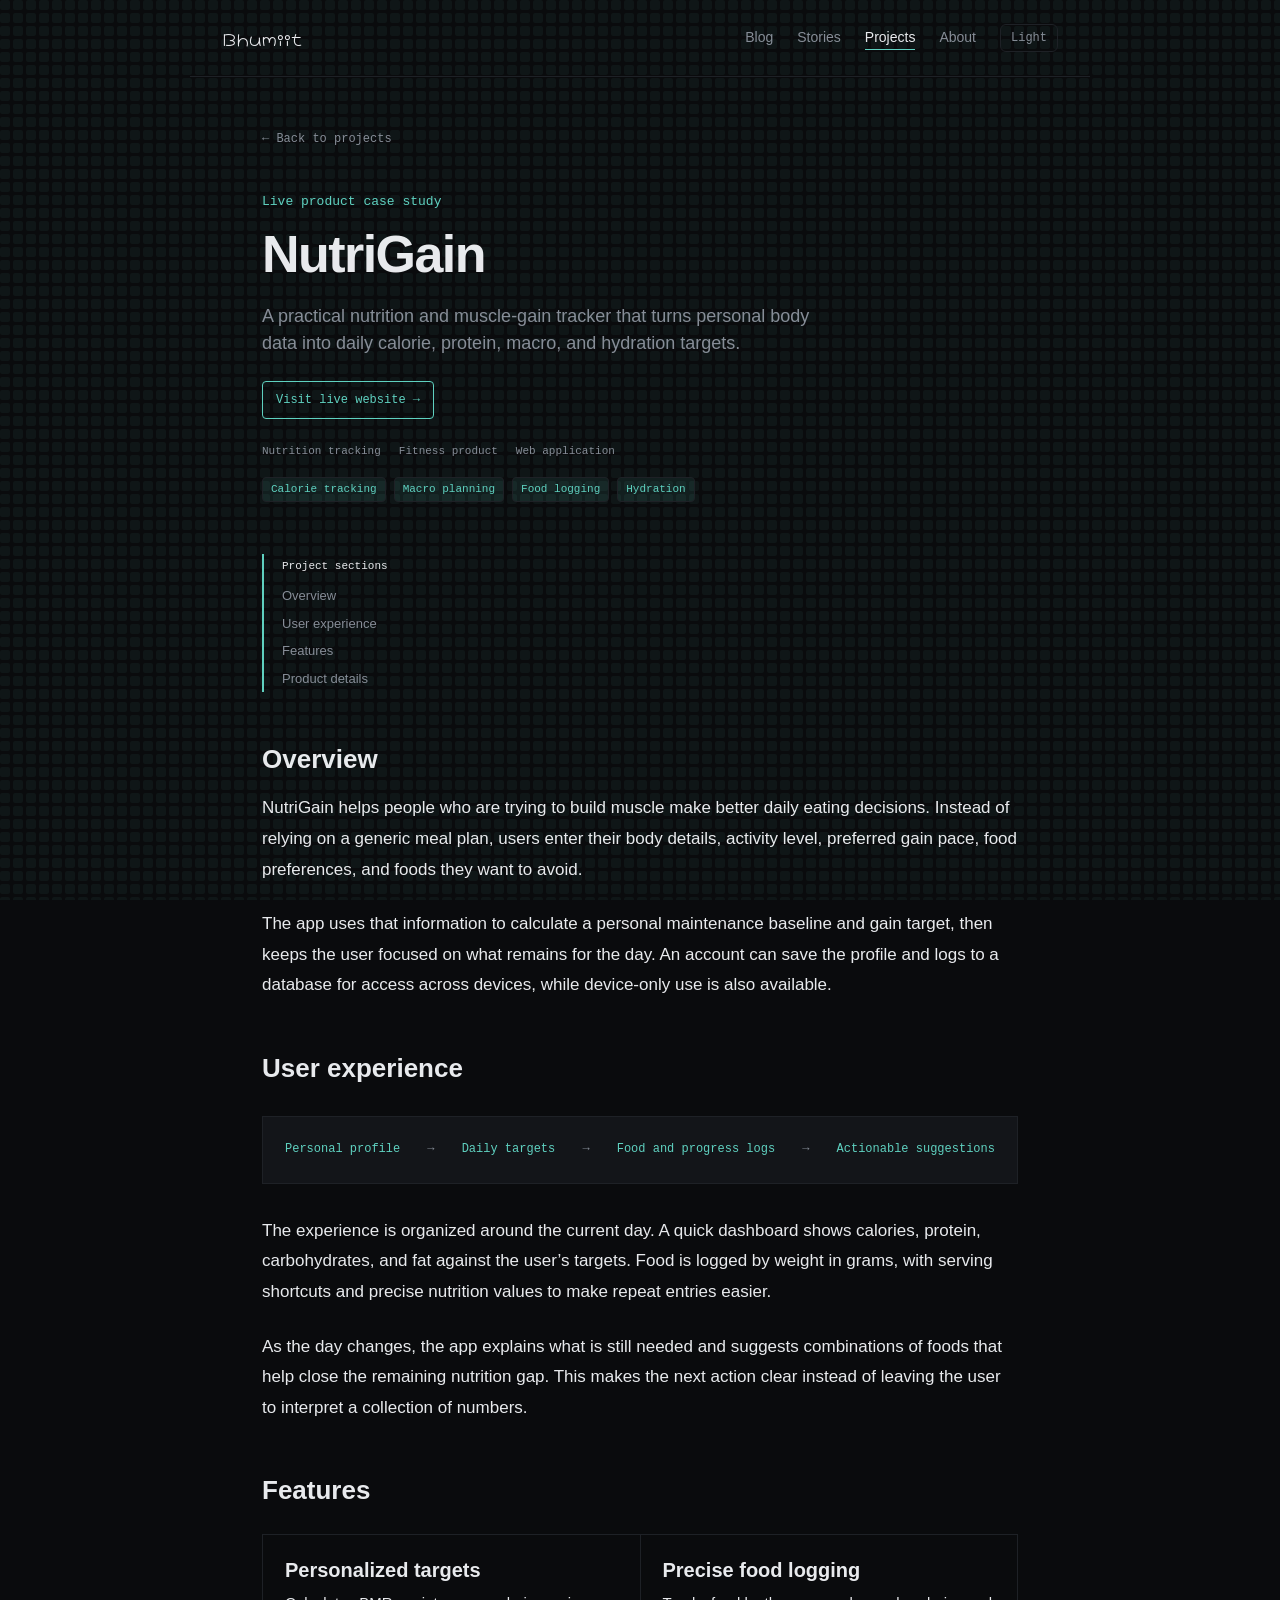
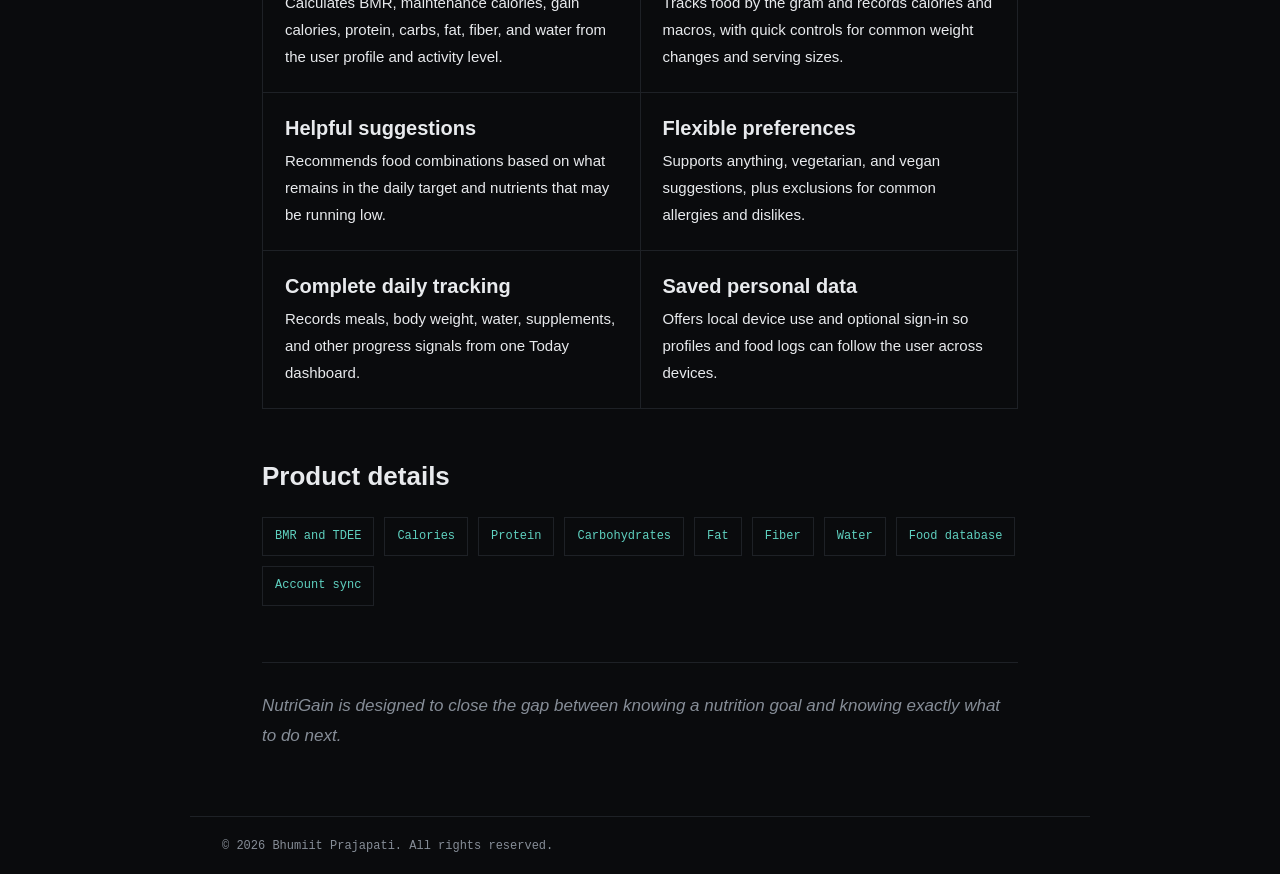
<file: view/project-nutrigain.html>
<!DOCTYPE html>
<html lang="en">
<head>
  <meta charset="UTF-8">
  <meta name="viewport" content="width=device-width, initial-scale=1.0">
  <title>NutriGain — Bhumiit</title>
  <link rel="stylesheet" href="../css/main.css">
  <link rel="stylesheet" href="../css/article.css">
  <link rel="stylesheet" href="../css/project.css">
</head>
<body data-theme="dark">
  <canvas id="bg-canvas"></canvas>

  <div id="site-header"></div>

  <main class="article-page project-page">
    <a class="article-back" href="projects.html">&larr; Back to projects</a>

    <article>
      <div class="article-header">
        <div class="page-eyebrow">Live product case study</div>
        <h1>NutriGain</h1>
        <p class="article-intro">A practical nutrition and muscle-gain tracker that turns personal body data into daily calorie, protein, macro, and hydration targets.</p>
        <div class="project-actions">
          <a class="project-live-link" href="https://nutrigain.onrender.com/" target="_blank" rel="noopener noreferrer">Visit live website &rarr;</a>
        </div>
        <div class="article-meta">
          <span>Nutrition tracking</span>
          <span>Fitness product</span>
          <span>Web application</span>
        </div>
        <div class="article-tags">
          <span class="tag">Calorie tracking</span>
          <span class="tag">Macro planning</span>
          <span class="tag">Food logging</span>
          <span class="tag">Hydration</span>
        </div>
      </div>

      <aside class="article-toc" aria-label="Project sections">
        <span>Project sections</span>
        <a href="#overview">Overview</a>
        <a href="#experience">User experience</a>
        <a href="#features">Features</a>
        <a href="#stack">Product details</a>
      </aside>

      <div class="article-content">
        <h2 id="overview">Overview</h2>
        <p>NutriGain helps people who are trying to build muscle make better daily eating decisions. Instead of relying on a generic meal plan, users enter their body details, activity level, preferred gain pace, food preferences, and foods they want to avoid.</p>
        <p>The app uses that information to calculate a personal maintenance baseline and gain target, then keeps the user focused on what remains for the day. An account can save the profile and logs to a database for access across devices, while device-only use is also available.</p>

        <h2 id="experience">User experience</h2>
        <div class="project-diagram" aria-label="NutriGain user flow">
          <span>Personal profile</span>
          <b>&rarr;</b>
          <span>Daily targets</span>
          <b>&rarr;</b>
          <span>Food and progress logs</span>
          <b>&rarr;</b>
          <span>Actionable suggestions</span>
        </div>
        <p>The experience is organized around the current day. A quick dashboard shows calories, protein, carbohydrates, and fat against the user&rsquo;s targets. Food is logged by weight in grams, with serving shortcuts and precise nutrition values to make repeat entries easier.</p>
        <p>As the day changes, the app explains what is still needed and suggests combinations of foods that help close the remaining nutrition gap. This makes the next action clear instead of leaving the user to interpret a collection of numbers.</p>

        <h2 id="features">Features</h2>
        <div class="project-features">
          <section>
            <h3>Personalized targets</h3>
            <p>Calculates BMR, maintenance calories, gain calories, protein, carbs, fat, fiber, and water from the user profile and activity level.</p>
          </section>
          <section>
            <h3>Precise food logging</h3>
            <p>Tracks food by the gram and records calories and macros, with quick controls for common weight changes and serving sizes.</p>
          </section>
          <section>
            <h3>Helpful suggestions</h3>
            <p>Recommends food combinations based on what remains in the daily target and nutrients that may be running low.</p>
          </section>
          <section>
            <h3>Flexible preferences</h3>
            <p>Supports anything, vegetarian, and vegan suggestions, plus exclusions for common allergies and dislikes.</p>
          </section>
          <section>
            <h3>Complete daily tracking</h3>
            <p>Records meals, body weight, water, supplements, and other progress signals from one Today dashboard.</p>
          </section>
          <section>
            <h3>Saved personal data</h3>
            <p>Offers local device use and optional sign-in so profiles and food logs can follow the user across devices.</p>
          </section>
        </div>

        <h2 id="stack">Product details</h2>
        <div class="project-stack">
          <span>BMR and TDEE</span>
          <span>Calories</span>
          <span>Protein</span>
          <span>Carbohydrates</span>
          <span>Fat</span>
          <span>Fiber</span>
          <span>Water</span>
          <span>Food database</span>
          <span>Account sync</span>
        </div>

        <p class="article-closing">NutriGain is designed to close the gap between knowing a nutrition goal and knowing exactly what to do next.</p>
      </div>
    </article>
  </main>

  <div id="site-footer"></div>

  <script src="../js/components.js"></script>
  <script src="../js/theme.js"></script>
  <script src="../js/grid-bg.js"></script>
</body>
</html>
</file>
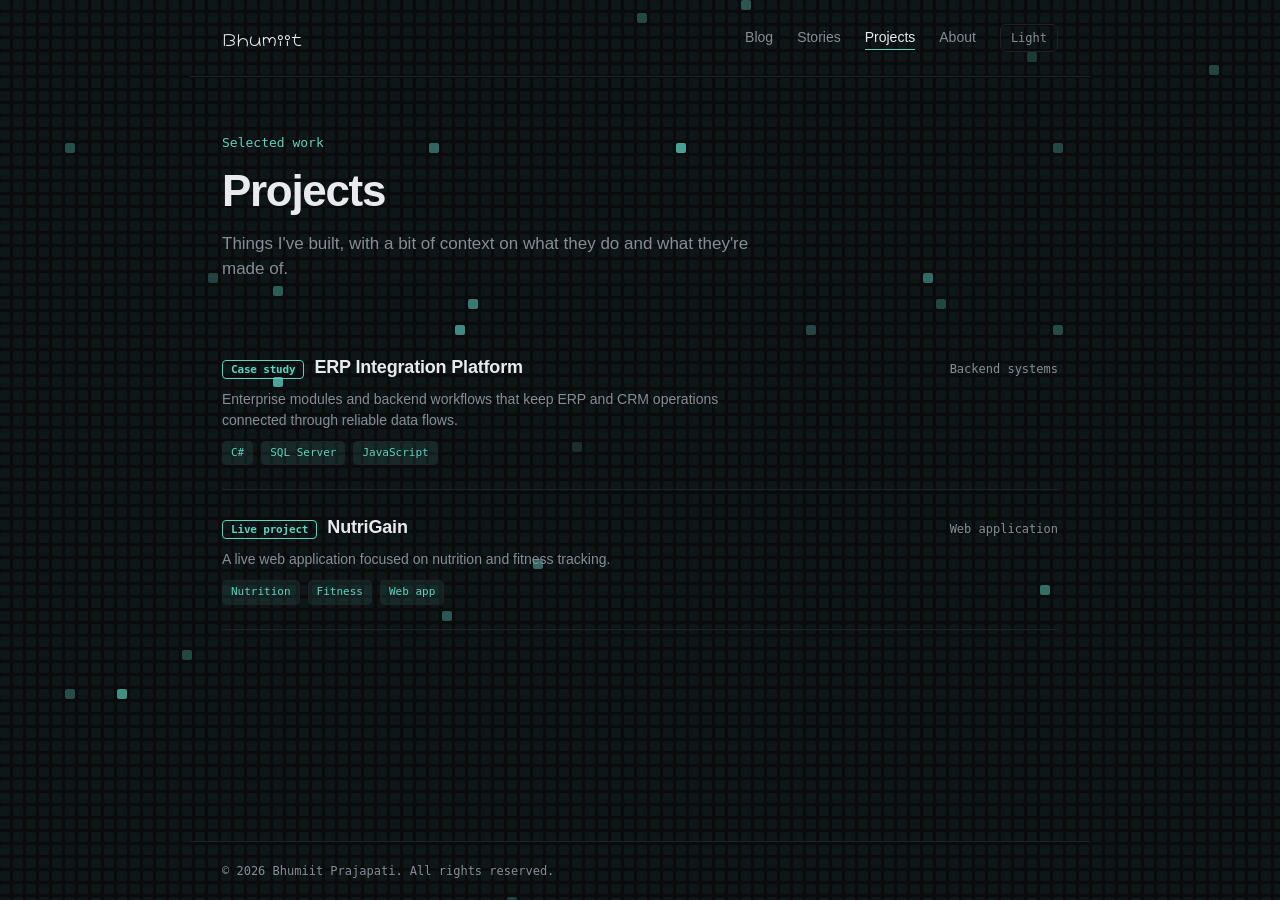
<file: view/projects.html>
<!DOCTYPE html>
<html lang="en">
<head>
<meta charset="UTF-8">
<meta name="viewport" content="width=device-width, initial-scale=1.0">
<title>Projects — Bhumiit Prajapati</title>
<link rel="stylesheet" href="../css/main.css">
</head>
<body data-theme="dark">

<canvas id="bg-canvas"></canvas>

<div id="site-header"></div>

<main>
  <div class="page-eyebrow">Selected work</div>
  <h1 class="page-title">Projects</h1>
  <p class="page-subtitle">
    Things I've built, with a bit of context on what they do and
    what they're made of.
  </p>

  <div class="card-list">
    <a href="project-erp-integration.html" class="card">
      <div class="card-top">
        <span class="card-title"><span class="status-badge">Case study</span>ERP Integration Platform</span>
        <span class="card-meta">Backend systems</span>
      </div>
      <p class="card-desc">
        Enterprise modules and backend workflows that keep ERP and CRM operations connected through reliable data flows.
      </p>
      <div class="card-tags">
        <span class="tag">C#</span>
        <span class="tag">SQL Server</span>
        <span class="tag">JavaScript</span>
      </div>
    </a>

    <a href="project-nutrigain.html" class="card">
      <div class="card-top">
        <span class="card-title"><span class="status-badge">Live project</span>NutriGain</span>
        <span class="card-meta">Web application</span>
      </div>
      <p class="card-desc">
        A live web application focused on nutrition and fitness tracking.
      </p>
      <div class="card-tags">
        <span class="tag">Nutrition</span>
        <span class="tag">Fitness</span>
        <span class="tag">Web app</span>
      </div>
    </a>
  </div>
</main>

<div id="site-footer"></div>

<script src="../js/components.js"></script>
<script src="../js/theme.js"></script>
<script src="../js/grid-bg.js"></script>
</body>
</html>
</file>
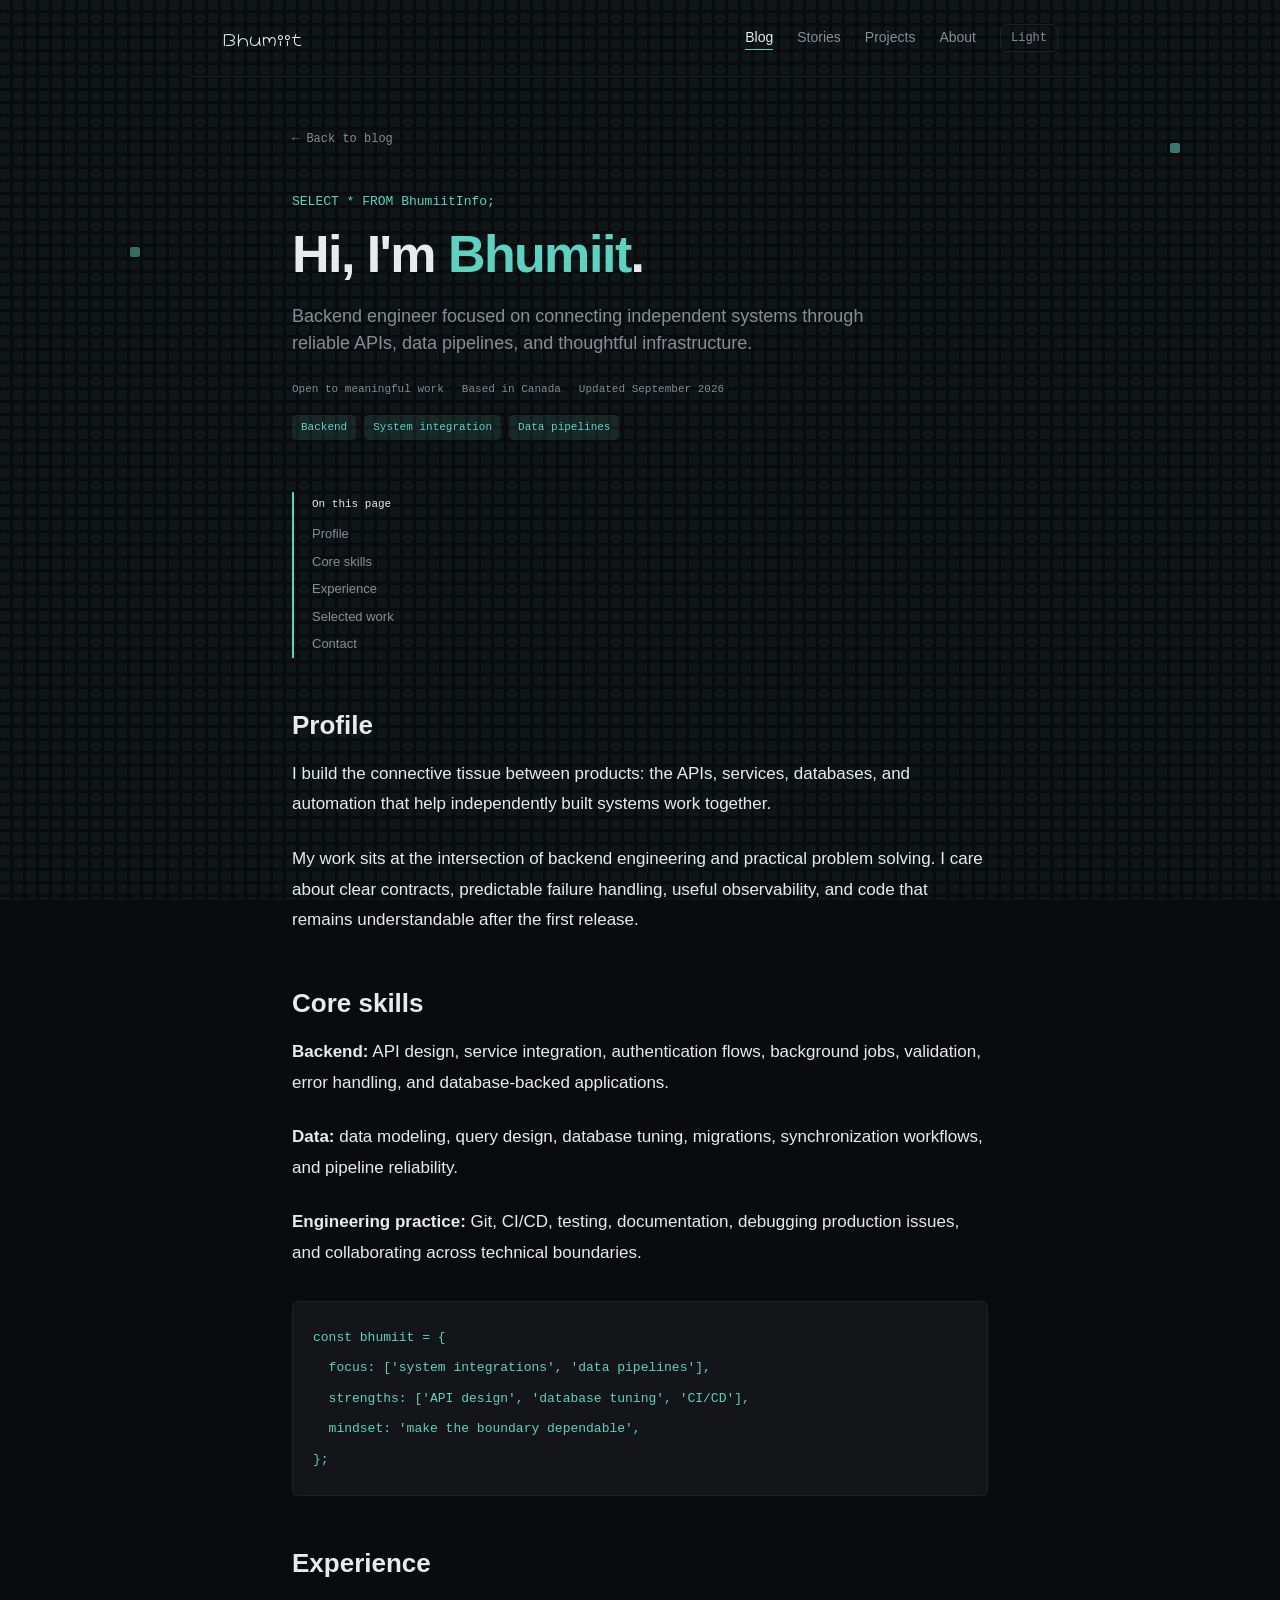
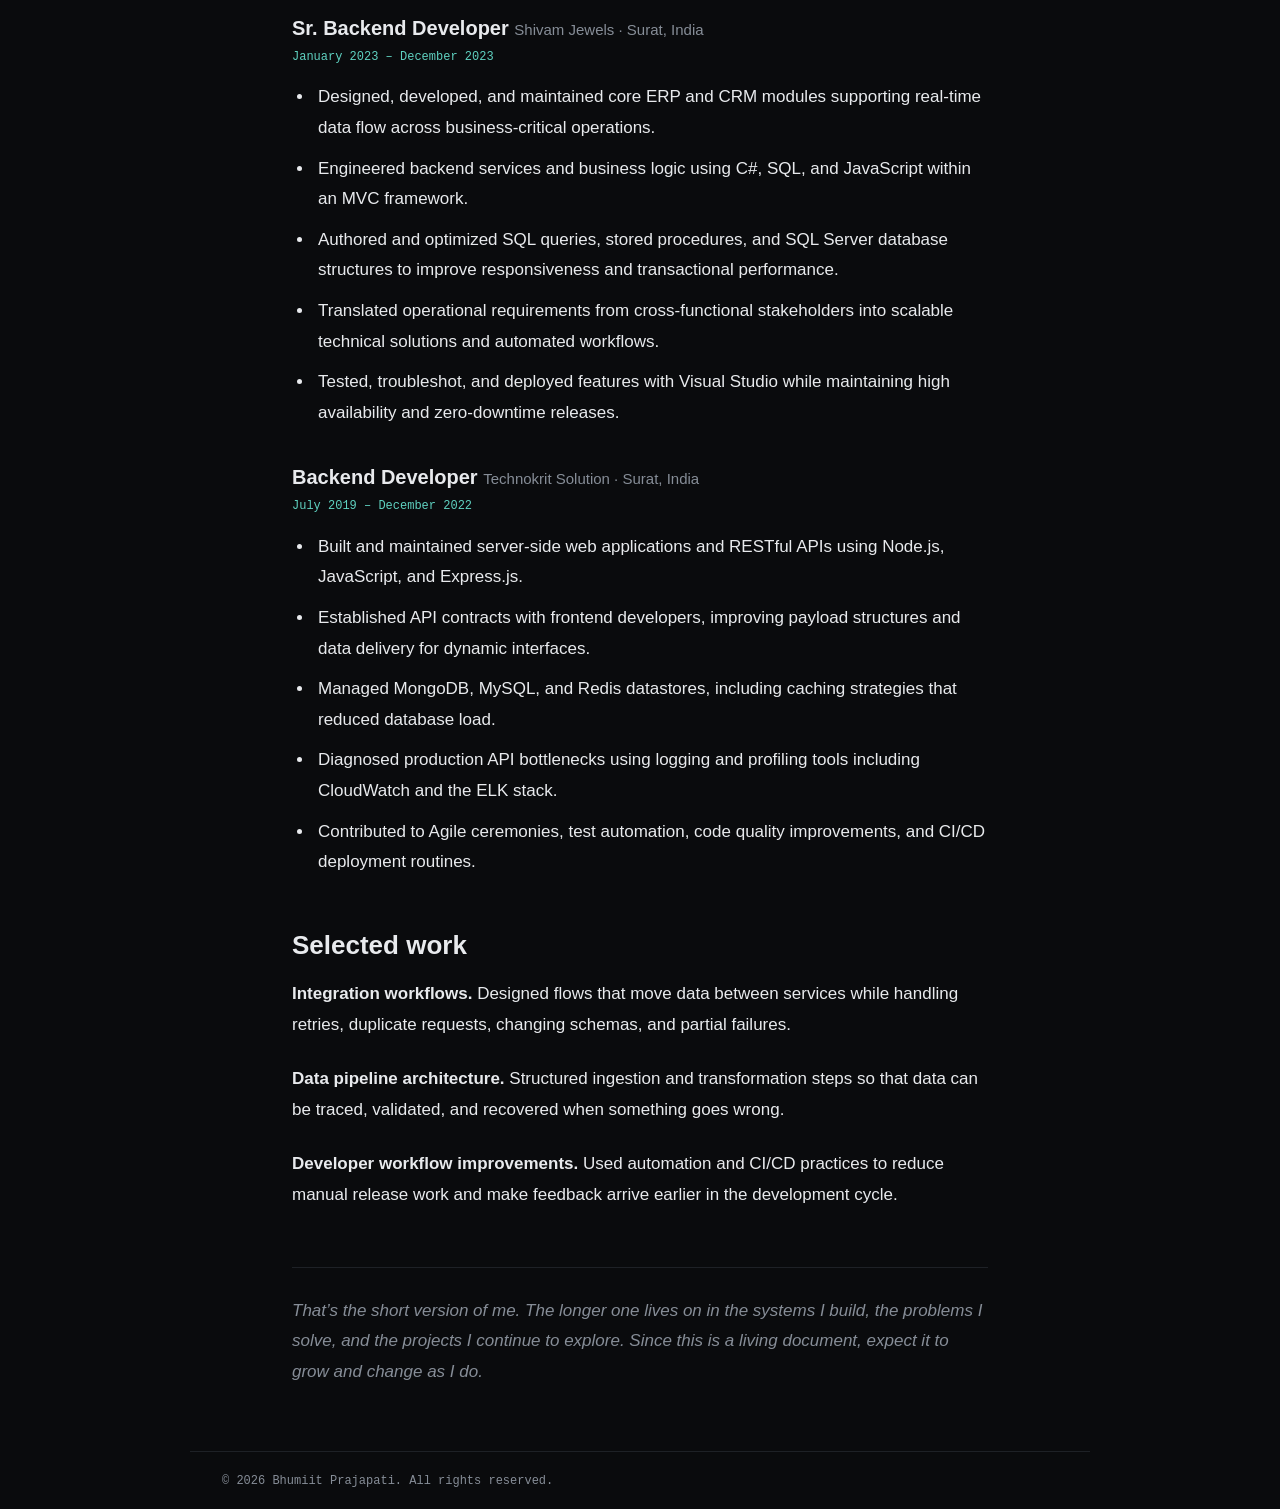
<file: view/resume.html>
<!DOCTYPE html>
<html lang="en">

<head>
    <meta charset="UTF-8">
    <meta name="viewport" content="width=device-width, initial-scale=1.0">
    <title>Bhumiit Prajapati — Resume</title>
    <link rel="stylesheet" href="../css/main.css">
    <link rel="stylesheet" href="../css/article.css">
</head>

<body data-theme="dark">
    <canvas id="bg-canvas"></canvas>

    <div id="site-header"></div>

    <main class="article-page resume-page">
        <a class="article-back" href="blog.html">&larr; Back to blog</a>

        <article>
            <div class="article-header">
                <div class="page-eyebrow">SELECT * FROM BhumiitInfo;</div>
                <h1>Hi, I'm <span class="name-highlight" aria-label="Bhumiit"><span aria-hidden="true">B</span><span
                    aria-hidden="true">h</span><span aria-hidden="true">u</span><span
                    aria-hidden="true">m</span><span aria-hidden="true">i</span><span
                    aria-hidden="true">i</span><span aria-hidden="true">t</span></span>.</h1>
                <p class="article-intro">Backend engineer focused on connecting independent systems through reliable
                    APIs, data pipelines, and thoughtful infrastructure.</p>
                <div class="article-meta">
                    <span>Open to meaningful work</span>
                    <span>Based in Canada</span>
                    <span>Updated September 2026</span>
                </div>
                <div class="article-tags">
                    <span class="tag">Backend</span>
                    <span class="tag">System integration</span>
                    <span class="tag">Data pipelines</span>
                </div>
            </div>

            <aside class="article-toc" aria-label="Table of contents">
                <span>On this page</span>
                <a href="#profile">Profile</a>
                <a href="#skills">Core skills</a>
                <a href="#experience">Experience</a>
                <a href="#work">Selected work</a>
                <a href="#contact">Contact</a>
            </aside>

            <div class="article-content">
                <h2 id="profile">Profile</h2>
                <p>I build the connective tissue between products: the APIs, services, databases, and automation that
                    help independently built systems work together.</p>
                <p>My work sits at the intersection of backend engineering and practical problem solving. I care about
                    clear contracts, predictable failure handling, useful observability, and code that remains
                    understandable after the first release.</p>

                <h2 id="skills">Core skills</h2>
                <p><strong>Backend:</strong> API design, service integration, authentication flows, background jobs,
                    validation, error handling, and database-backed applications.</p>
                <p><strong>Data:</strong> data modeling, query design, database tuning, migrations, synchronization
                    workflows, and pipeline reliability.</p>
                <p><strong>Engineering practice:</strong> Git, CI/CD, testing, documentation, debugging production
                    issues, and collaborating across technical boundaries.</p>

                <pre><code>const bhumiit = {
  focus: ['system integrations', 'data pipelines'],
  strengths: ['API design', 'database tuning', 'CI/CD'],
  mindset: 'make the boundary dependable',
};</code></pre>

                <h2 id="experience">Experience</h2>
                <h3>Sr. Backend Developer <span class="resume-company">Shivam Jewels · Surat, India</span></h3>
                <p class="resume-dates">January 2023 – December 2023</p>
                <ul>
                    <li>Designed, developed, and maintained core ERP and CRM modules supporting real-time data flow
                        across business-critical operations.</li>
                    <li>Engineered backend services and business logic using C#, SQL, and JavaScript within an MVC
                        framework.</li>
                    <li>Authored and optimized SQL queries, stored procedures, and SQL Server database structures to
                        improve responsiveness and transactional performance.</li>
                    <li>Translated operational requirements from cross-functional stakeholders into scalable technical
                        solutions and automated workflows.</li>
                    <li>Tested, troubleshot, and deployed features with Visual Studio while maintaining high
                        availability and zero-downtime releases.</li>
                </ul>

                <h3>Backend Developer <span class="resume-company">Technokrit Solution · Surat, India</span></h3>
                <p class="resume-dates">July 2019 – December 2022</p>
                <ul>
                    <li>Built and maintained server-side web applications and RESTful APIs using Node.js, JavaScript,
                        and Express.js.</li>
                    <li>Established API contracts with frontend developers, improving payload structures and data
                        delivery for dynamic interfaces.</li>
                    <li>Managed MongoDB, MySQL, and Redis datastores, including caching strategies that reduced database
                        load.</li>
                    <li>Diagnosed production API bottlenecks using logging and profiling tools including CloudWatch and
                        the ELK stack.</li>
                    <li>Contributed to Agile ceremonies, test automation, code quality improvements, and CI/CD
                        deployment routines.</li>
                </ul>



                <h2 id="work">Selected work</h2>
                <p><strong>Integration workflows.</strong> Designed flows that move data between services while handling
                    retries, duplicate requests, changing schemas, and partial failures.</p>
                <p><strong>Data pipeline architecture.</strong> Structured ingestion and transformation steps so that
                    data can be traced, validated, and recovered when something goes wrong.</p>
                <p><strong>Developer workflow improvements.</strong> Used automation and CI/CD practices to reduce
                    manual release work and make feedback arrive earlier in the development cycle.</p>

                <p class="article-closing">That’s the short version of me. The longer one lives on in the systems I build, the problems I
                    solve, and the projects I continue to explore. Since this is a living document, expect it to
                    grow and change as I do.</p>
            </div>
        </article>
    </main>

    <div id="site-footer"></div>

    <script src="../js/components.js"></script>
    <script src="../js/theme.js"></script>
    <script src="../js/grid-bg.js"></script>
</body>

</html>
</file>
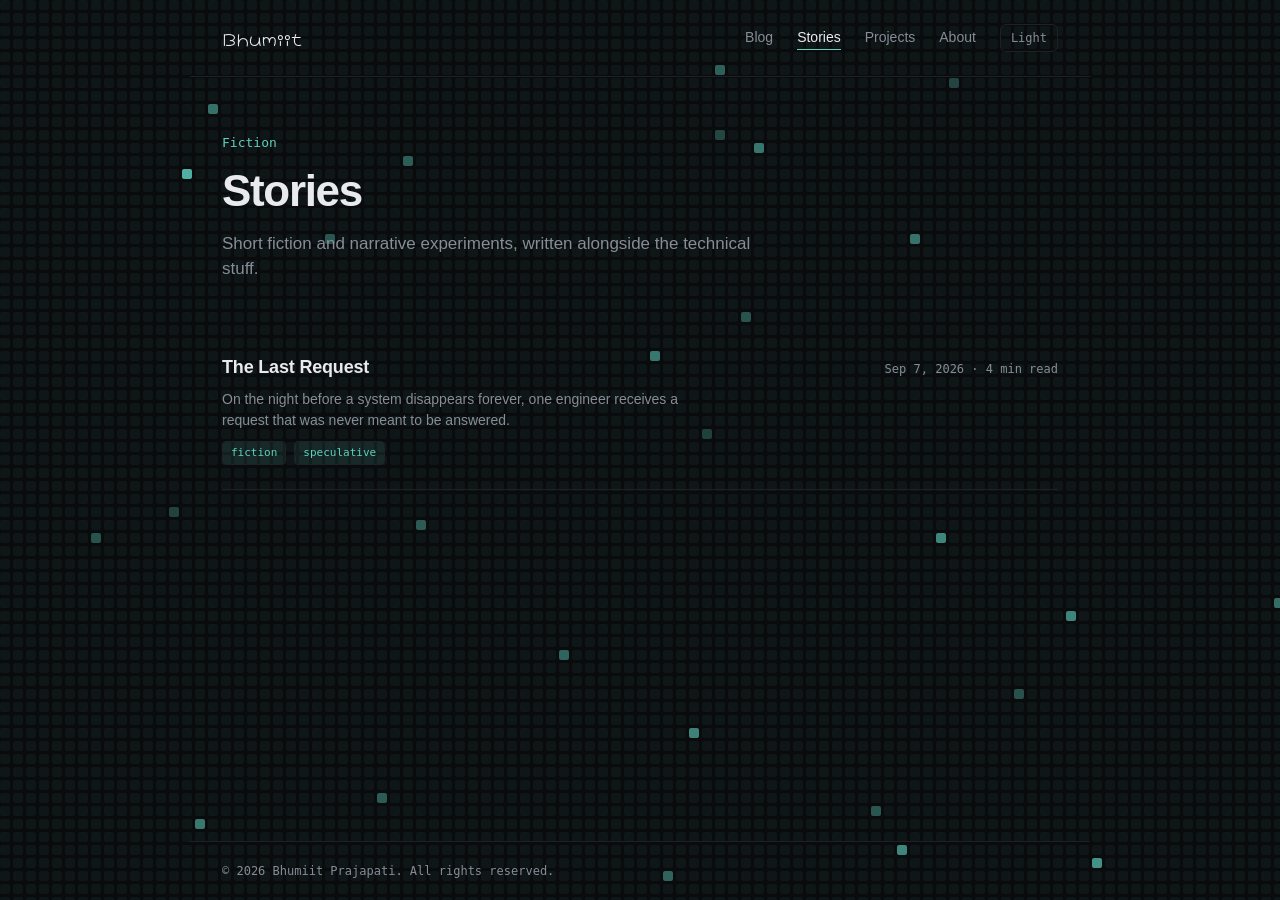
<file: view/stories.html>
<!DOCTYPE html>
<html lang="en">
<head>
<meta charset="UTF-8">
<meta name="viewport" content="width=device-width, initial-scale=1.0">
<title>Stories — Bhumiit Prajapati</title>
<link rel="stylesheet" href="../css/main.css">
</head>
<body data-theme="dark">

<canvas id="bg-canvas"></canvas>

<div id="site-header"></div>

<main>
  <div class="page-eyebrow">Fiction</div>
  <h1 class="page-title">Stories</h1>
  <p class="page-subtitle">
    Short fiction and narrative experiments, written alongside the
    technical stuff.
  </p>

  <div class="card-list">
    <a href="story-the-last-request.html" class="card">
      <div class="card-top">
        <span class="card-title">The Last Request</span>
        <span class="card-meta">Sep 7, 2026 · 4 min read</span>
      </div>
      <p class="card-desc">
        On the night before a system disappears forever, one engineer receives a request that was never meant to be answered.
      </p>
      <div class="card-tags">
        <span class="tag">fiction</span>
        <span class="tag">speculative</span>
      </div>
    </a>
  </div>
</main>

<div id="site-footer"></div>

<script src="../js/components.js"></script>
<script src="../js/theme.js"></script>
<script src="../js/grid-bg.js"></script>
</body>
</html>
</file>
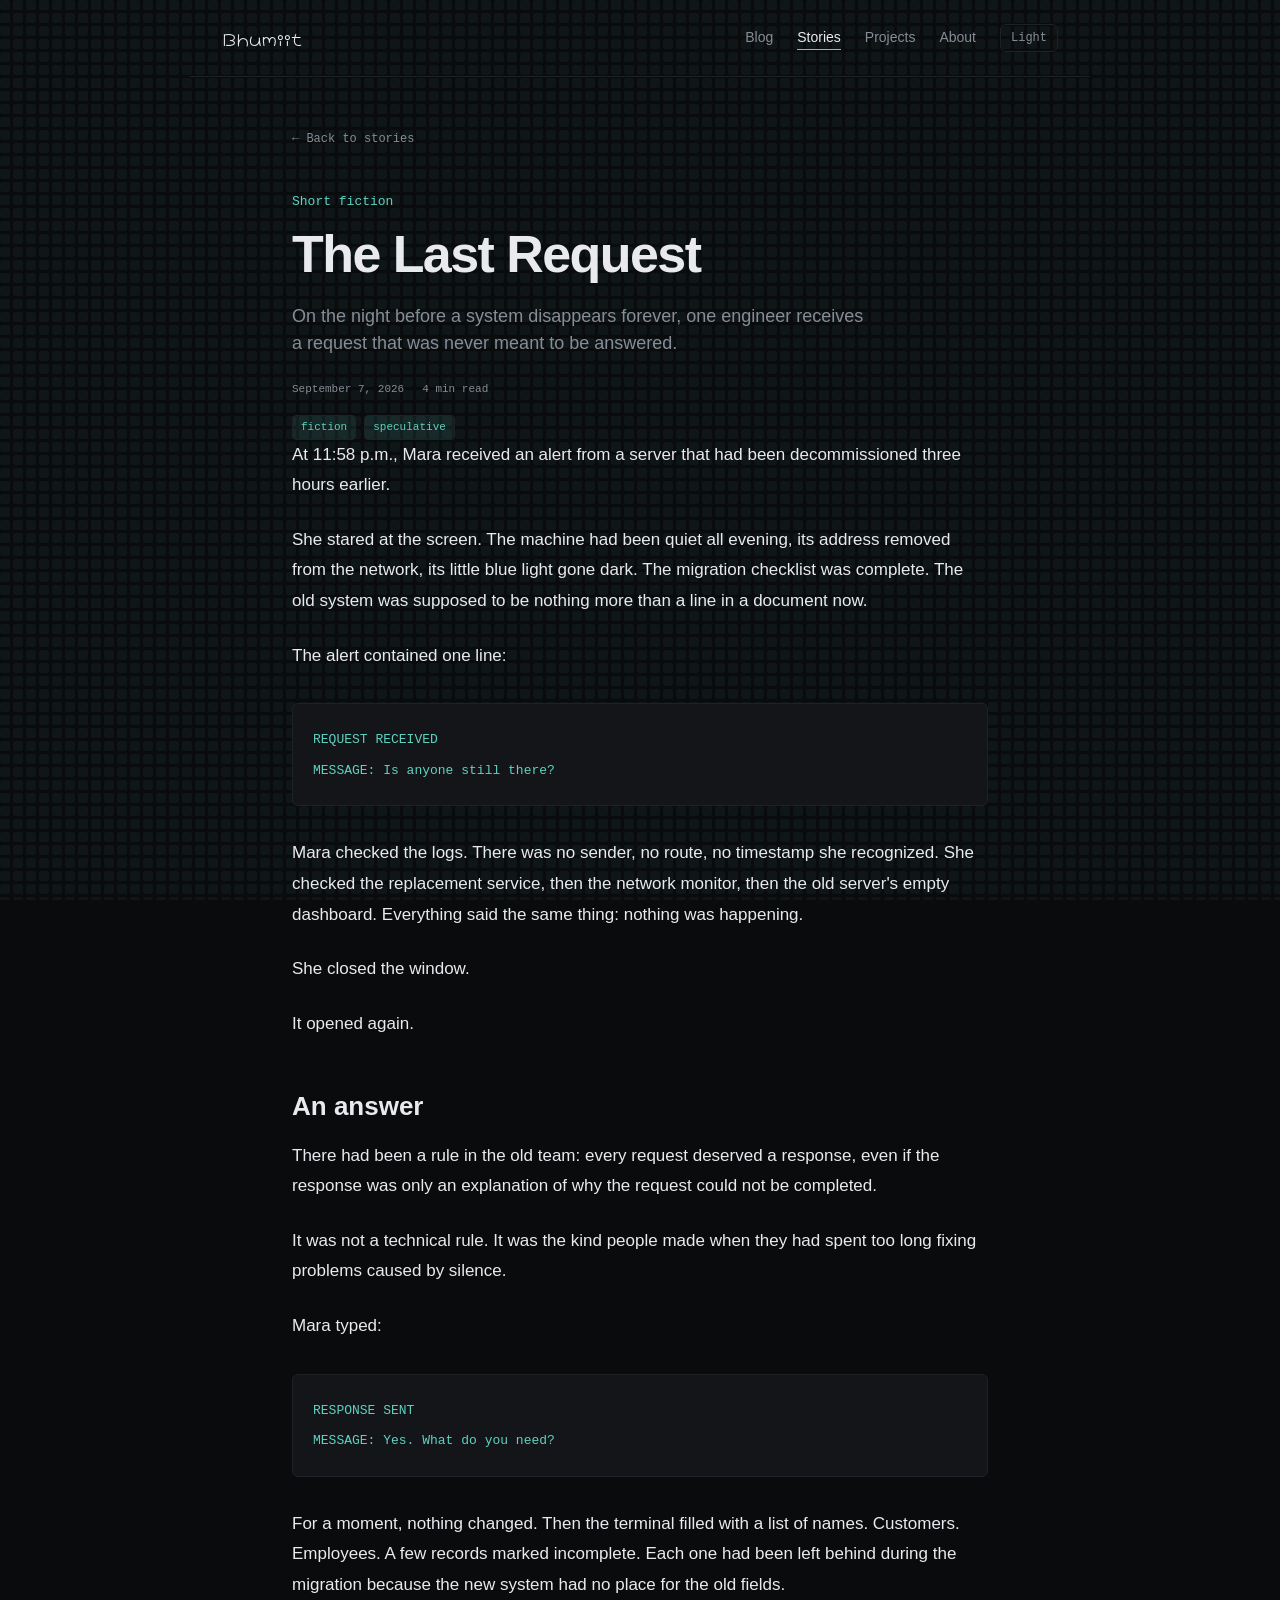
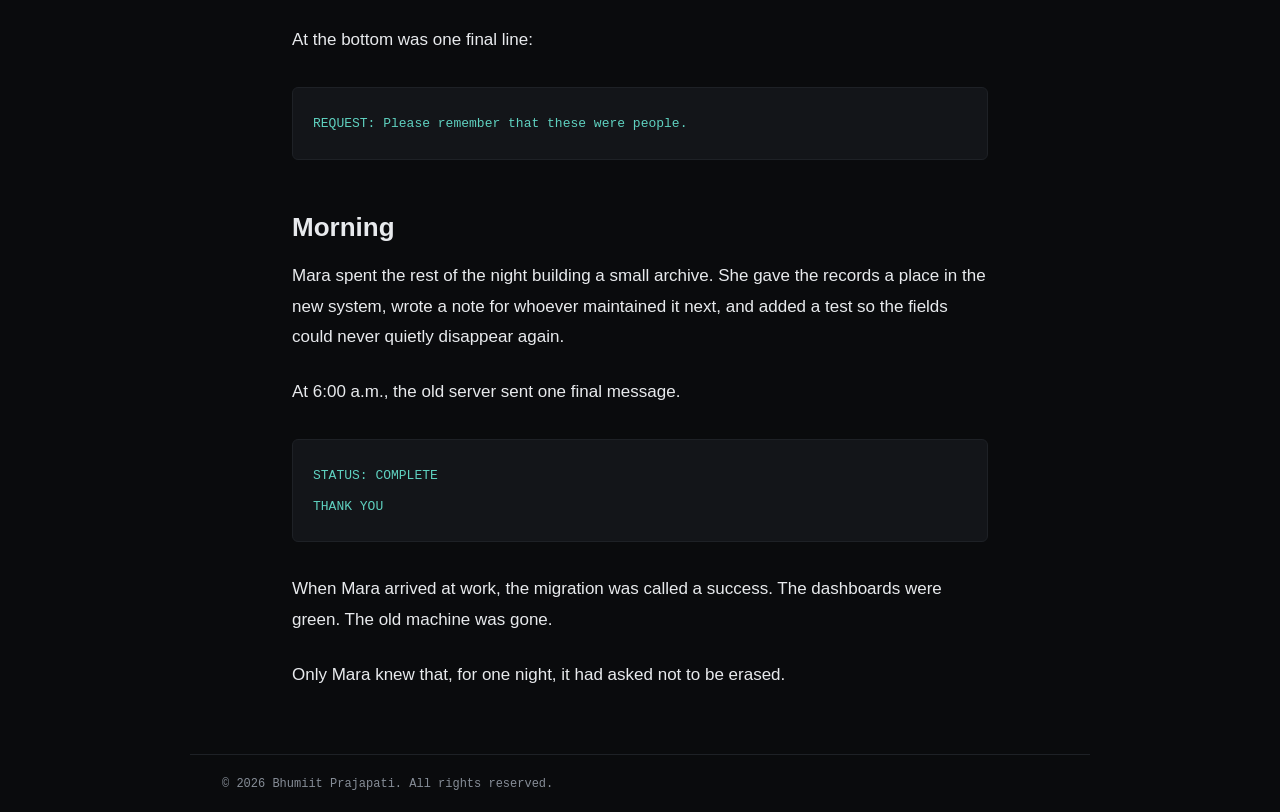
<file: view/story-the-last-request.html>
<!DOCTYPE html>
<html lang="en">
<head>
  <meta charset="UTF-8">
  <meta name="viewport" content="width=device-width, initial-scale=1.0">
  <title>The Last Request — Bhumiit</title>
  <link rel="stylesheet" href="../css/main.css">
  <link rel="stylesheet" href="../css/article.css">
</head>
<body data-theme="dark">
  <canvas id="bg-canvas"></canvas>

  <div id="site-header"></div>

  <main class="article-page">
    <a class="article-back" href="stories.html">&larr; Back to stories</a>

    <article>
      <div class="article-header">
        <div class="page-eyebrow">Short fiction</div>
        <h1>The Last Request</h1>
        <p class="article-intro">On the night before a system disappears forever, one engineer receives a request that was never meant to be answered.</p>
        <div class="article-meta">
          <span>September 7, 2026</span>
          <span>4 min read</span>
        </div>
        <div class="article-tags">
          <span class="tag">fiction</span>
          <span class="tag">speculative</span>
        </div>
      </div>

      <div class="article-content">
        <p>At 11:58 p.m., Mara received an alert from a server that had been decommissioned three hours earlier.</p>
        <p>She stared at the screen. The machine had been quiet all evening, its address removed from the network, its little blue light gone dark. The migration checklist was complete. The old system was supposed to be nothing more than a line in a document now.</p>
        <p>The alert contained one line:</p>

        <pre><code>REQUEST RECEIVED
MESSAGE: Is anyone still there?</code></pre>

        <p>Mara checked the logs. There was no sender, no route, no timestamp she recognized. She checked the replacement service, then the network monitor, then the old server's empty dashboard. Everything said the same thing: nothing was happening.</p>

        <p>She closed the window.</p>
        <p>It opened again.</p>

        <h2 id="answer">An answer</h2>
        <p>There had been a rule in the old team: every request deserved a response, even if the response was only an explanation of why the request could not be completed.</p>
        <p>It was not a technical rule. It was the kind people made when they had spent too long fixing problems caused by silence.</p>
        <p>Mara typed:</p>

        <pre><code>RESPONSE SENT
MESSAGE: Yes. What do you need?</code></pre>

        <p>For a moment, nothing changed. Then the terminal filled with a list of names. Customers. Employees. A few records marked incomplete. Each one had been left behind during the migration because the new system had no place for the old fields.</p>

        <p>At the bottom was one final line:</p>

        <pre><code>REQUEST: Please remember that these were people.</code></pre>

        <h2 id="morning">Morning</h2>
        <p>Mara spent the rest of the night building a small archive. She gave the records a place in the new system, wrote a note for whoever maintained it next, and added a test so the fields could never quietly disappear again.</p>
        <p>At 6:00 a.m., the old server sent one final message.</p>

        <pre><code>STATUS: COMPLETE
THANK YOU</code></pre>

        <p>When Mara arrived at work, the migration was called a success. The dashboards were green. The old machine was gone.</p>
        <p>Only Mara knew that, for one night, it had asked not to be erased.</p>
      </div>
    </article>
  </main>

  <div id="site-footer"></div>

  <script src="../js/components.js"></script>
  <script src="../js/theme.js"></script>
  <script src="../js/grid-bg.js"></script>
</body>
</html>
</file>
<file: css/main.css>
@import url('https://fonts.googleapis.com/css2?family=Hachi+Maru+Pop&display=swap');

:root{
  --bg:#0a0b0d;
  --bg-elevated:#131519;
  --text:#e8eaed;
  --text-dim:#868d97;
  --accent:#5fd1c0;
  --border:#1e2126;
  --mono: "IBM Plex Mono", "SFMono-Regular", Consolas, monospace;
  --sans: "Inter", -apple-system, BlinkMacSystemFont, "Segoe UI", sans-serif;
}
[data-theme="light"]{
  --bg:#faf9f7;
  --bg-elevated:#ffffff;
  --text:#16181c;
  --text-dim:#6b7178;
  --accent:#0e8f7c;
  --border:#e4e2de;
}
*{box-sizing:border-box;margin:0;padding:0;}
html{scroll-behavior:smooth;}
body{
  background:var(--bg);
  color:var(--text);
  font-family:var(--sans);
  line-height:1.5;
  min-height:100vh;
  position:relative;
  transition:background .35s ease, color .35s ease;
  display:flex;
  flex-direction:column;
}
body.no-scroll{height:100vh;overflow:hidden;}
@media (prefers-reduced-motion: reduce){
  *{animation-duration:0.001ms !important; animation-iteration-count:1 !important; transition-duration:0.001ms !important;}
}

#bg-canvas{
  position:fixed;inset:0;width:100%;height:100%;
  z-index:0;pointer-events:none;
}

a{color:inherit;text-decoration:none;}

/* header / nav */
header{
  position:relative;z-index:2;
  display:flex;justify-content:space-between;align-items:center;
  padding:24px 32px;border-bottom:1px solid var(--border);
  max-width:900px;margin:0 auto;
  width:100%;flex-shrink:0;
  opacity:0;
  animation:fadeDown .6s ease forwards;
}
.brand{font-family:"Hachi Maru Pop", cursive;font-size:17px;font-weight:400;letter-spacing:0;}
nav{display:flex;gap:24px;align-items:center;}
nav a{
  font-size:14px;color:var(--text-dim);position:relative;padding-bottom:2px;
}
nav a::after{
  content:"";position:absolute;left:0;bottom:0;width:0;height:1px;
  background:var(--accent);transition:width .25s ease;
}
nav a:hover{color:var(--text);}
nav a:hover::after{width:100%;}
nav a.active{color:var(--text);}
nav a.active::after{width:100%;}
#theme-toggle{
  background:none;border:1px solid var(--border);color:var(--text-dim);
  border-radius:6px;padding:6px 10px;font-size:12px;cursor:pointer;font-family:var(--mono);
  transition:color .15s, border-color .15s, transform .15s;
}
#theme-toggle:hover{color:var(--text);border-color:var(--accent);}
#theme-toggle:active{transform:scale(0.94);}

/* main / page header */
main{
  position:relative;z-index:2;max-width:900px;margin:0 auto;padding:56px 32px 40px;
  width:100%;flex:1;
}
body.no-scroll main{
  display:flex;flex-direction:column;justify-content:center;padding:32px;
}

.page-eyebrow{
  font-family:var(--mono);font-size:13px;color:var(--accent);margin-bottom:14px;
  opacity:0;animation:fadeUp .6s ease .1s forwards;
}
.page-title{
  font-size:clamp(30px,4.5vw,44px);
  font-weight:700;letter-spacing:-0.03em;line-height:1.1;
  margin-bottom:16px;
  opacity:0;animation:fadeUp .7s ease .2s forwards;
}
.page-subtitle{
  font-size:17px;color:var(--text-dim);max-width:56ch;margin-bottom:48px;
  opacity:0;animation:fadeUp .7s ease .32s forwards;
}

/* hero-specific (homepage) */
.eyebrow{
  font-family:var(--mono);font-size:13px;color:var(--accent);margin-bottom:18px;
  opacity:0;animation:fadeUp .6s ease .15s forwards;
}
h1{
  font-size:clamp(32px,5vw,52px);
  font-weight:700;letter-spacing:-0.03em;line-height:1.1;
  margin-bottom:20px;max-width:14ch;
  opacity:0;animation:fadeUp .7s ease .28s forwards;
}
.tagline{
  font-size:18px;color:var(--text-dim);max-width:52ch;margin-bottom:48px;
  opacity:0;animation:fadeUp .7s ease .42s forwards;
}
.quote{
  font-family:var(--mono);font-size:13px;color:var(--text-dim);
  border-left:2px solid var(--accent);padding-left:16px;max-width:40ch;
  opacity:0;animation:fadeUp .7s ease .55s forwards;
}

@keyframes fadeDown{ from{opacity:0; transform:translateY(-8px);} to{opacity:1; transform:translateY(0);} }
@keyframes fadeUp{ from{opacity:0; transform:translateY(10px);} to{opacity:1; transform:translateY(0);} }

/* card list (blog / stories / projects) */
.card-list{
  display:flex;flex-direction:column;
  opacity:0;animation:fadeUp .7s ease .42s forwards;
}
.card{
  display:block;padding:24px 0;border-bottom:1px solid var(--border);
  transition:padding-left .2s ease;
}
.card:hover{padding-left:8px;}
.card:hover .card-title{color:var(--accent);}
.card-top{
  display:flex;justify-content:space-between;align-items:baseline;gap:16px;margin-bottom:8px;
}
.card-title{
  font-size:18px;font-weight:600;letter-spacing:-0.01em;transition:color .2s ease;
}
.card-meta{
  font-family:var(--mono);font-size:12px;color:var(--text-dim);white-space:nowrap;
}
.card-desc{
  font-size:14px;color:var(--text-dim);max-width:64ch;margin-bottom:10px;
}
.card-tags{display:flex;flex-wrap:wrap;gap:8px;}
.tag{
  font-family:var(--mono);font-size:11px;color:var(--accent);
  background:rgba(95,209,192,0.1);
  border:1px solid var(--border);
  padding:3px 8px;border-radius:4px;
}
.status-badge{
  font-family:var(--mono);font-size:11px;color:var(--accent);
  border:1px solid var(--accent);border-radius:4px;
  padding:2px 8px;margin-right:10px;
}

footer{
  position:relative;z-index:2;
  max-width:900px;margin:0 auto;padding:20px 32px;
  font-family:var(--mono);font-size:12px;color:var(--text-dim);
  border-top:1px solid var(--border);
  width:100%;flex-shrink:0;
}

@media (max-width:600px){
  header{padding:20px;}
  nav{gap:14px;}
  main{padding:40px 20px 20px;}
  body.no-scroll main{padding:72px 20px 20px;}
  .card-top{flex-direction:column;gap:4px;}
}
</file>
<file: css/about.css>
.about-hero{
  display:flex;flex-direction:column;gap:6px;margin-bottom:40px;
  opacity:0;animation:fadeUp .6s ease .1s forwards;
}
.about-name{
  font-size:clamp(28px,4vw,40px);font-weight:700;letter-spacing:-0.03em;
}
.about-role{font-size:16px;color:var(--text-dim);max-width:56ch;}

.code-block{
  font-family:var(--mono);font-size:13px;line-height:1.7;
  background:var(--bg-elevated);border:1px solid var(--border);
  border-radius:8px;padding:24px;overflow-x:auto;margin-bottom:40px;
  opacity:0;animation:fadeIn .4s ease forwards;
  white-space:pre-wrap;
}
@keyframes fadeIn{ to{opacity:1;} }
.code-block .kw{color:#c586c0;}
.code-block .str{color:var(--accent);}
.code-block .com{color:var(--text-dim);}

.code-cursor{
  display:inline-block;width:7px;height:14px;background:var(--accent);
  margin-left:1px;vertical-align:middle;
  animation:blink 1s step-end infinite;
}
@keyframes blink{ 50%{opacity:0;} }

.code-success{
  color:var(--accent);opacity:0;font-family:var(--mono);font-size:13px;
  margin-top:10px;display:block;
}
.code-success.show{
  animation:fadeUp .5s ease forwards;
}

.contact-title{
  font-family:var(--mono);font-size:13px;color:var(--text-dim);margin-bottom:16px;
  opacity:0;animation:fadeUp .7s ease .4s forwards;
}
.contact-links{
  display:flex;gap:14px;flex-wrap:wrap;
  opacity:0;animation:fadeUp .7s ease .5s forwards;
}
.contact-links a{
  font-size:14px;padding:8px 14px;border:1px solid var(--border);border-radius:6px;
  transition:border-color .2s ease, color .2s ease;
}
.contact-links a:hover{border-color:var(--accent);color:var(--accent);}
</file>
<file: css/article.css>
.article-page{
  max-width:760px;
  padding-top:48px;
}
.article-back{
  display:inline-block;
  color:var(--text-dim);
  font-family:var(--mono);
  font-size:12px;
  margin-bottom:44px;
  transition:color .2s ease;
}
.article-back:hover{color:var(--accent);}
.article-header h1{
  max-width:18ch;
  margin-bottom:20px;
}
.name-highlight{
  display:inline-block;
  color:var(--accent);
  font-family:inherit;
  font-style:normal;
  font-weight:inherit;
  letter-spacing:inherit;
}
.name-highlight > span{
  display:inline-block;
  opacity:0;
  animation:nameLetterReveal .65s cubic-bezier(.22,1,.36,1) forwards;
}
.name-highlight > span:nth-child(1){animation-delay:.15s;}
.name-highlight > span:nth-child(2){animation-delay:.33s;}
.name-highlight > span:nth-child(3){animation-delay:.51s;}
.name-highlight > span:nth-child(4){animation-delay:.69s;}
.name-highlight > span:nth-child(5){animation-delay:.87s;}
.name-highlight > span:nth-child(6){animation-delay:1.05s;}
.name-highlight > span:nth-child(7){animation-delay:1.23s;}
@keyframes nameLetterReveal{
  from{opacity:0;transform:translateY(10px) scale(.9);}
  to{opacity:1;transform:translateY(0) scale(1);}
}
@media (prefers-reduced-motion: reduce){
  .name-highlight > span{animation:none;opacity:1;}
}
.article-intro{
  color:var(--text-dim);
  font-size:18px;
  max-width:58ch;
  margin-bottom:24px;
}
.article-meta{
  display:flex;
  flex-wrap:wrap;
  gap:8px 18px;
  color:var(--text-dim);
  font-family:var(--mono);
  font-size:11px;
  margin-bottom:18px;
}
.article-tags{display:flex;flex-wrap:wrap;gap:8px;}
.article-toc{
  display:flex;
  flex-direction:column;
  gap:8px;
  border-left:2px solid var(--accent);
  margin:52px 0;
  padding:4px 0 4px 18px;
  font-size:13px;
}
.article-toc span{
  color:var(--text);
  font-family:var(--mono);
  font-size:11px;
  margin-bottom:4px;
}
.article-toc a{color:var(--text-dim);}
.article-toc a:hover{color:var(--accent);}
.article-content{
  font-size:17px;
  line-height:1.8;
}
.article-content p{margin-bottom:24px;}
.article-closing{
  border-top:1px solid var(--border);
  color:var(--text-dim);
  font-style:italic;
  margin-top:56px;
  padding-top:28px;
}
.article-content h3{
  font-size:20px;
  line-height:1.3;
  margin:36px 0 6px;
}
.article-content ul{
  margin:0 0 28px 22px;
  padding:0;
}
.article-content li{
  margin-bottom:10px;
  padding-left:4px;
}
.resume-company{
  color:var(--text-dim);
  font-size:15px;
  font-weight:400;
}
.resume-dates{
  color:var(--accent);
  font-family:var(--mono);
  font-size:12px;
  margin-bottom:14px !important;
}
.article-content h2{
  font-size:26px;
  line-height:1.2;
  margin:52px 0 18px;
}
.article-content pre{
  overflow-x:auto;
  background:var(--bg-elevated);
  border:1px solid var(--border);
  border-radius:6px;
  margin:32px 0;
  padding:20px;
}
.article-content code{
  color:var(--accent);
  font-family:var(--mono);
  font-size:13px;
  line-height:1.7;
}
@media (max-width:600px){
  .article-page{padding-top:36px;}
  .article-back{margin-bottom:32px;}
  .article-intro{font-size:16px;}
  .article-content{font-size:16px;}
}
</file>
<file: css/project.css>
.project-page{max-width:820px;}
.project-actions{margin-bottom:24px;}
.project-live-link{
  display:inline-block;
  border:1px solid var(--accent);
  border-radius:4px;
  color:var(--accent);
  font-family:var(--mono);
  font-size:12px;
  padding:9px 13px;
  transition:background .2s ease, color .2s ease;
}
.project-live-link:hover{
  background:var(--accent);
  color:var(--bg);
}
.project-diagram{
  display:flex;
  align-items:center;
  justify-content:space-between;
  gap:12px;
  margin:32px 0;
  padding:22px;
  border:1px solid var(--border);
  background:var(--bg-elevated);
  font-family:var(--mono);
  font-size:12px;
  color:var(--accent);
}
.project-diagram b{color:var(--text-dim);font-weight:400;}
.project-features{
  display:grid;
  grid-template-columns:repeat(2,minmax(0,1fr));
  gap:1px;
  margin:28px 0 48px;
  background:var(--border);
  border:1px solid var(--border);
}
.project-features section{
  padding:22px;
  background:var(--bg);
}
.project-features h3{margin-top:0;}
.project-features p{font-size:15px;margin-bottom:0;}
.project-stack{
  display:flex;
  flex-wrap:wrap;
  gap:10px;
  margin-top:24px;
}
.project-stack span{
  border:1px solid var(--border);
  color:var(--accent);
  font-family:var(--mono);
  font-size:12px;
  padding:8px 12px;
}
@media (max-width:600px){
  .project-diagram{align-items:stretch;flex-direction:column;text-align:center;}
  .project-diagram b{transform:rotate(90deg);}
  .project-features{grid-template-columns:1fr;}
}
</file>
